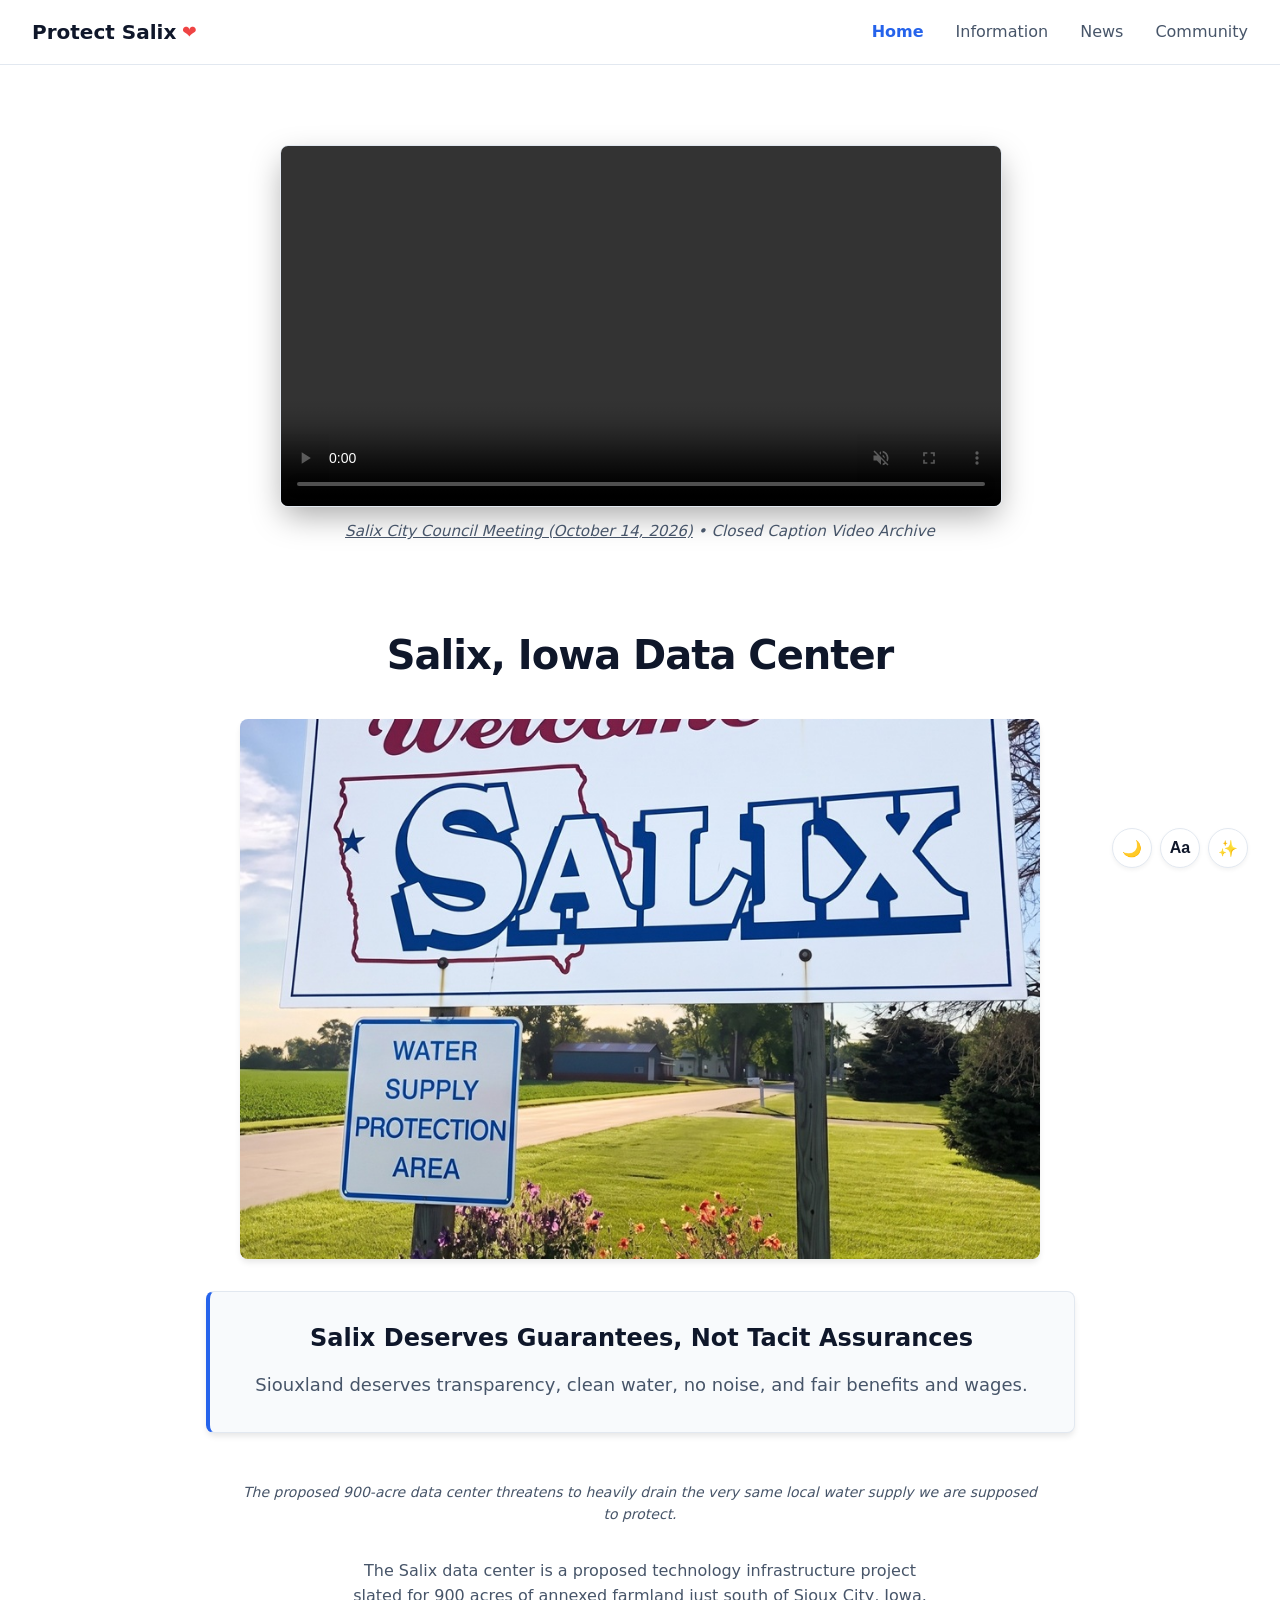
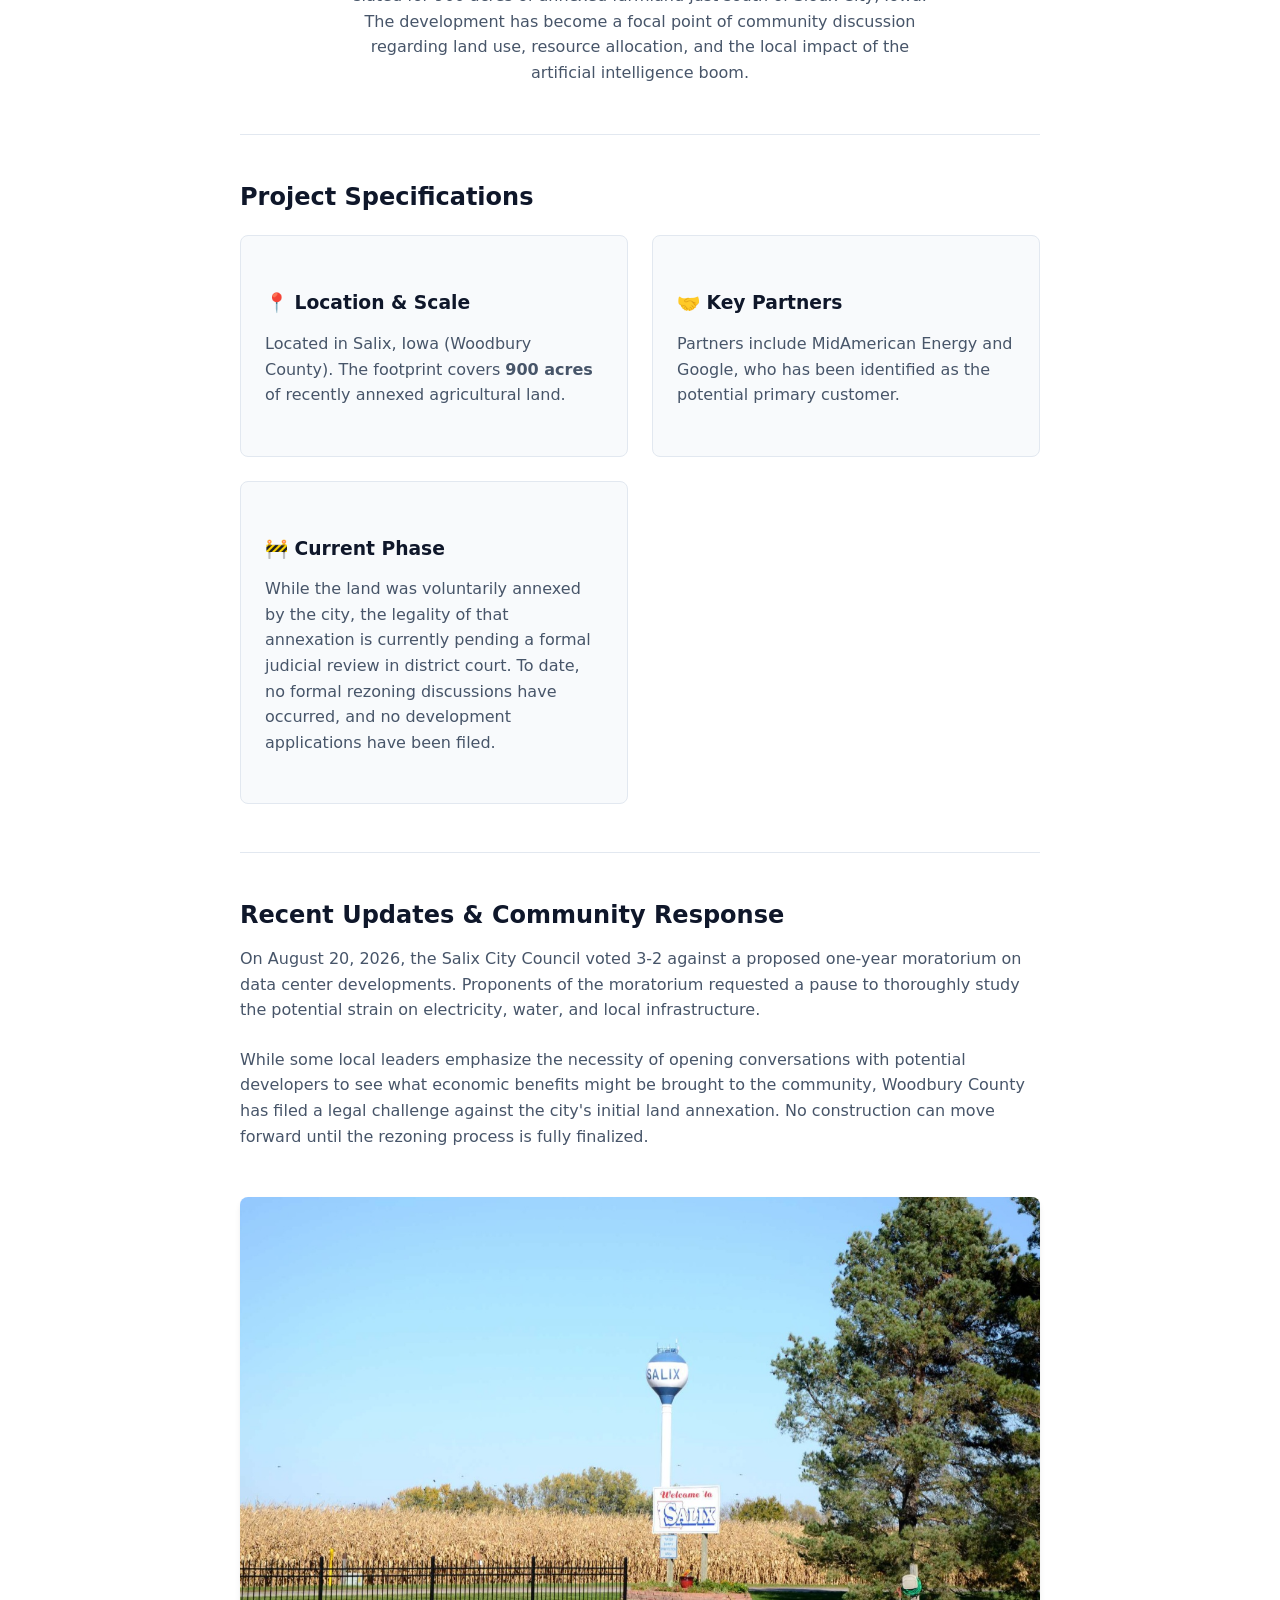
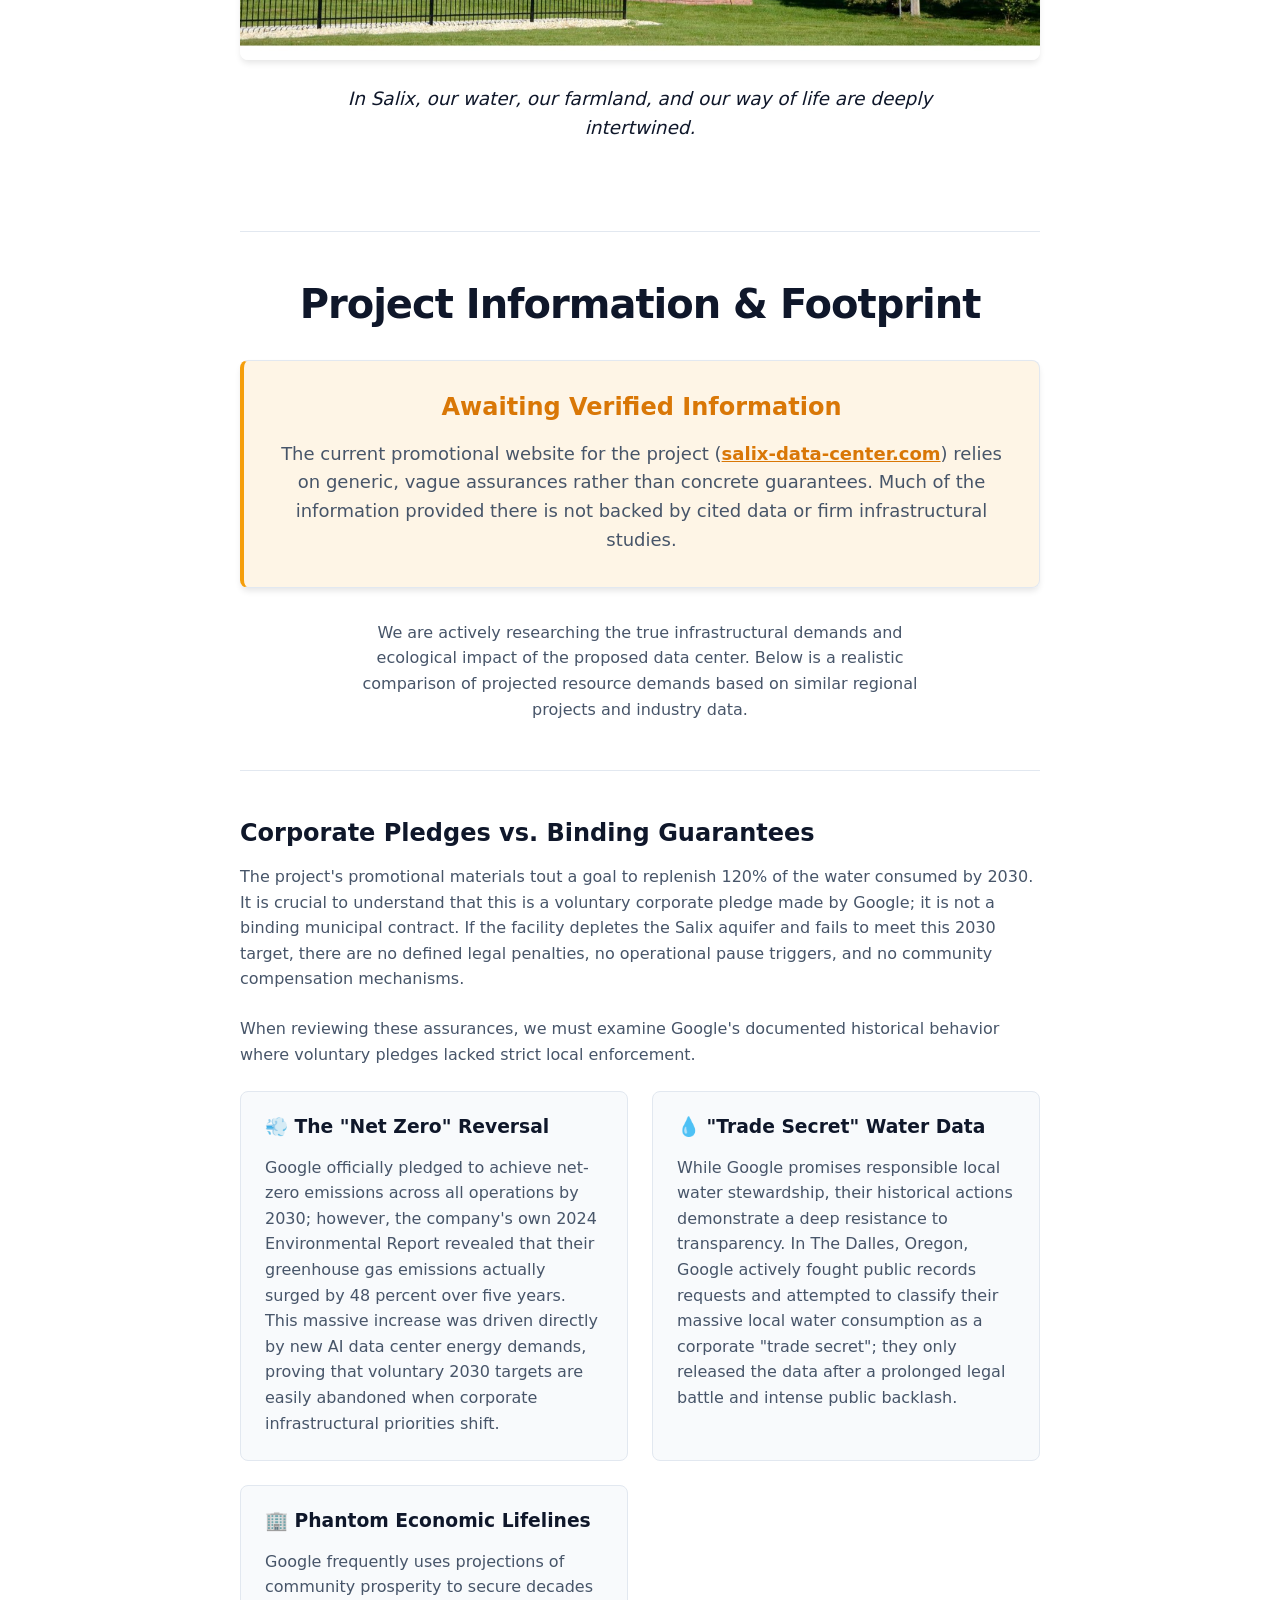
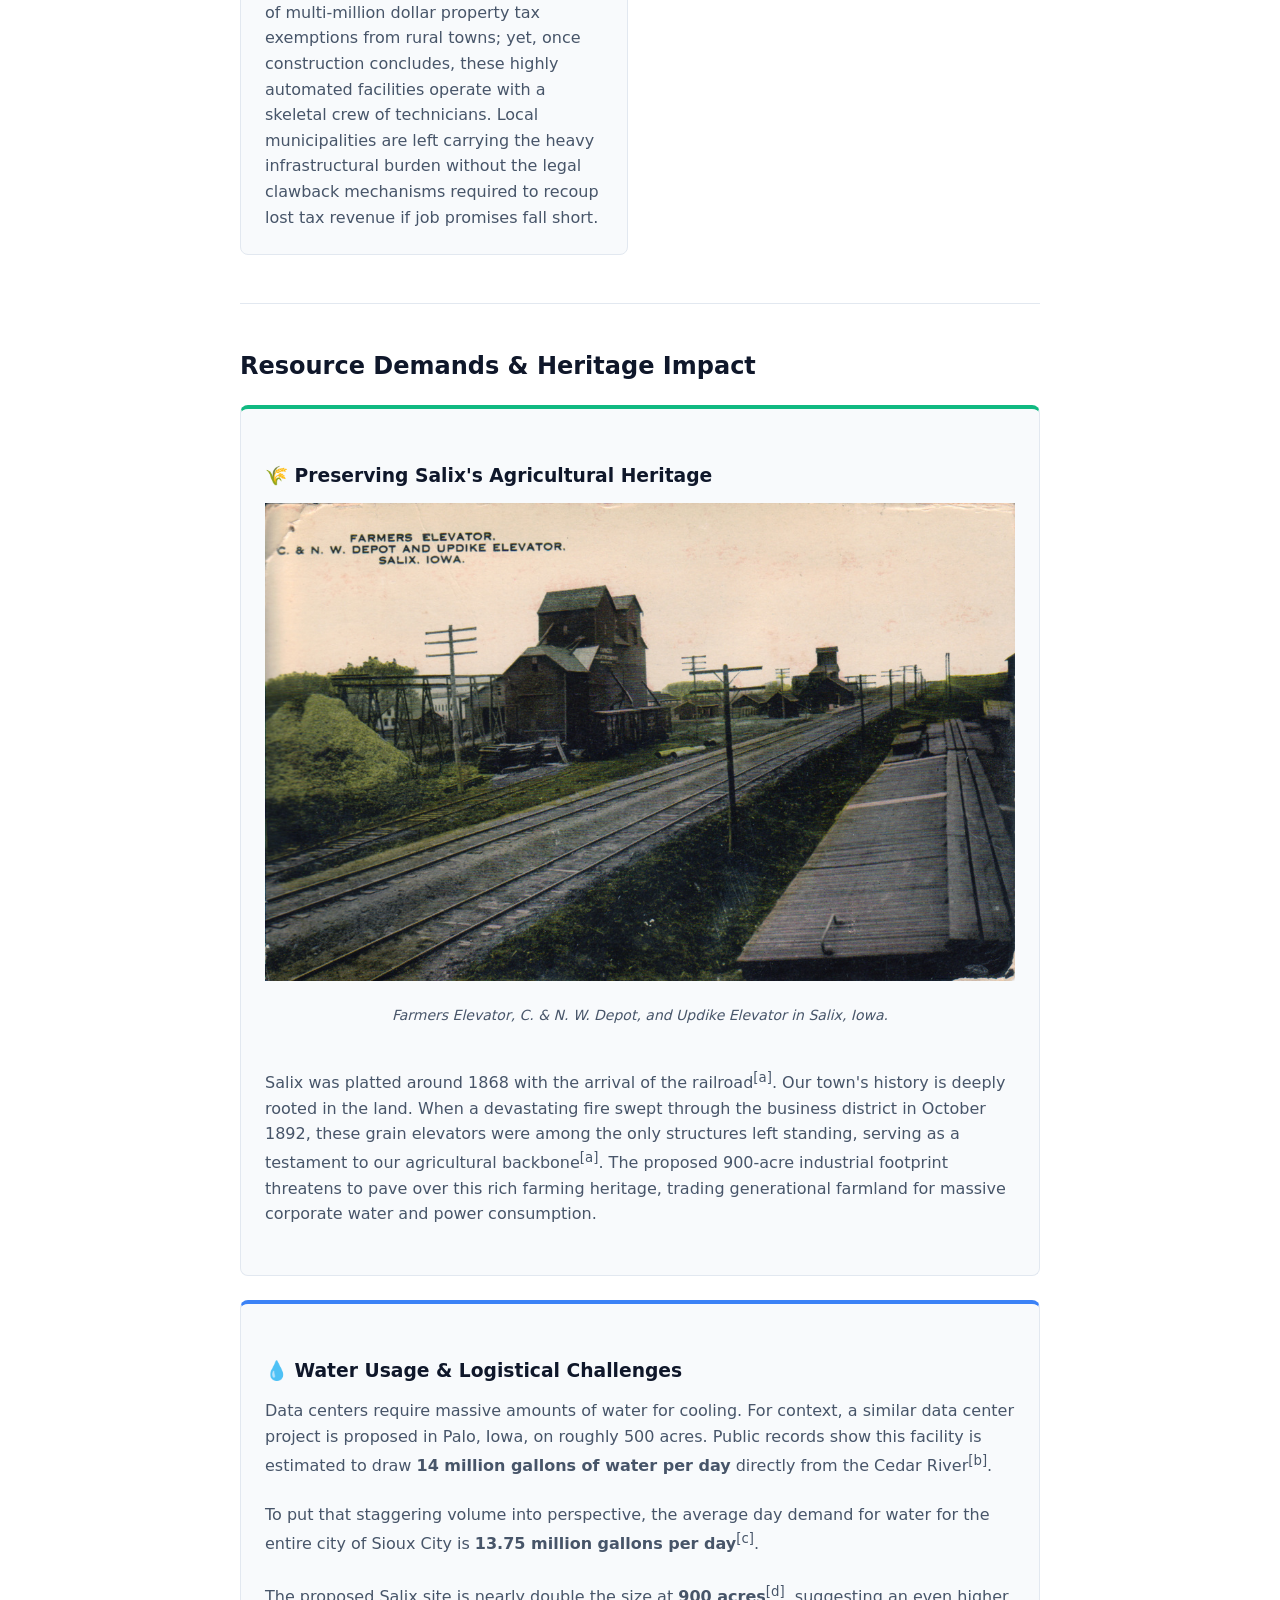
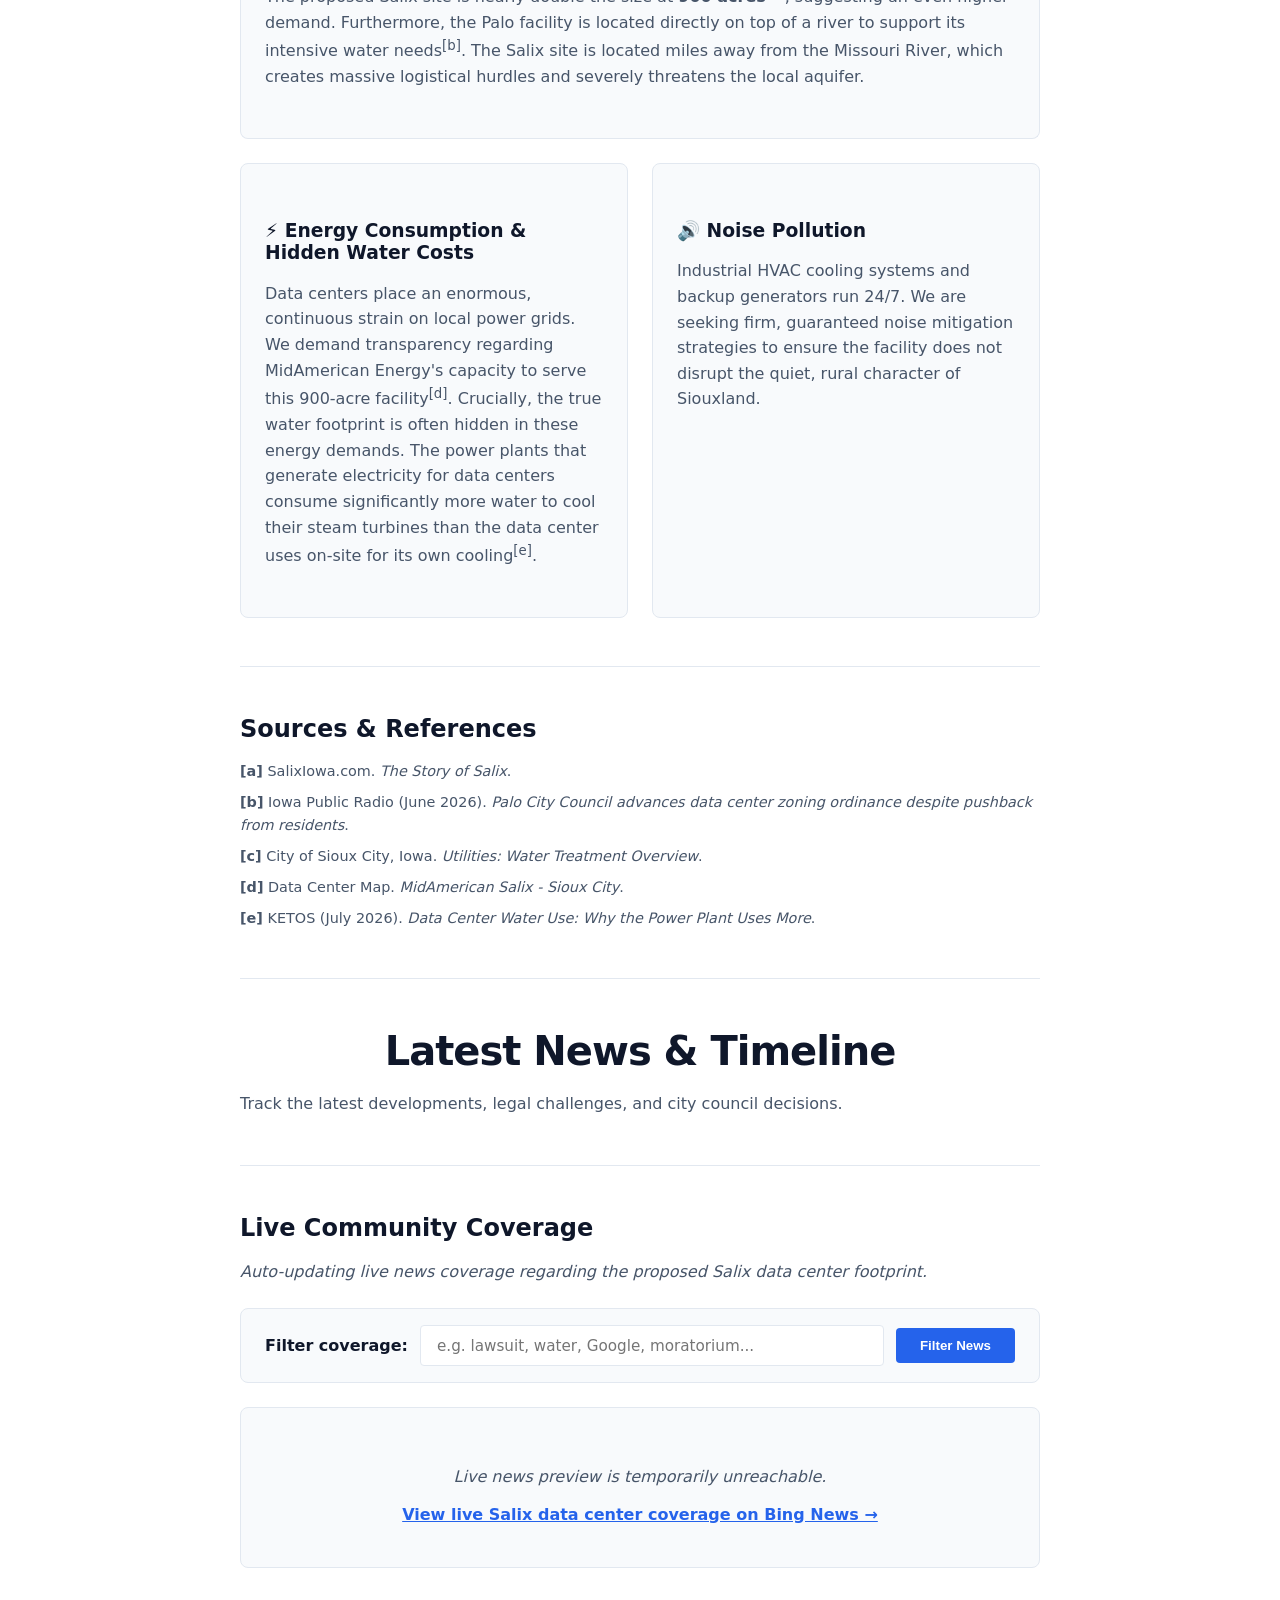
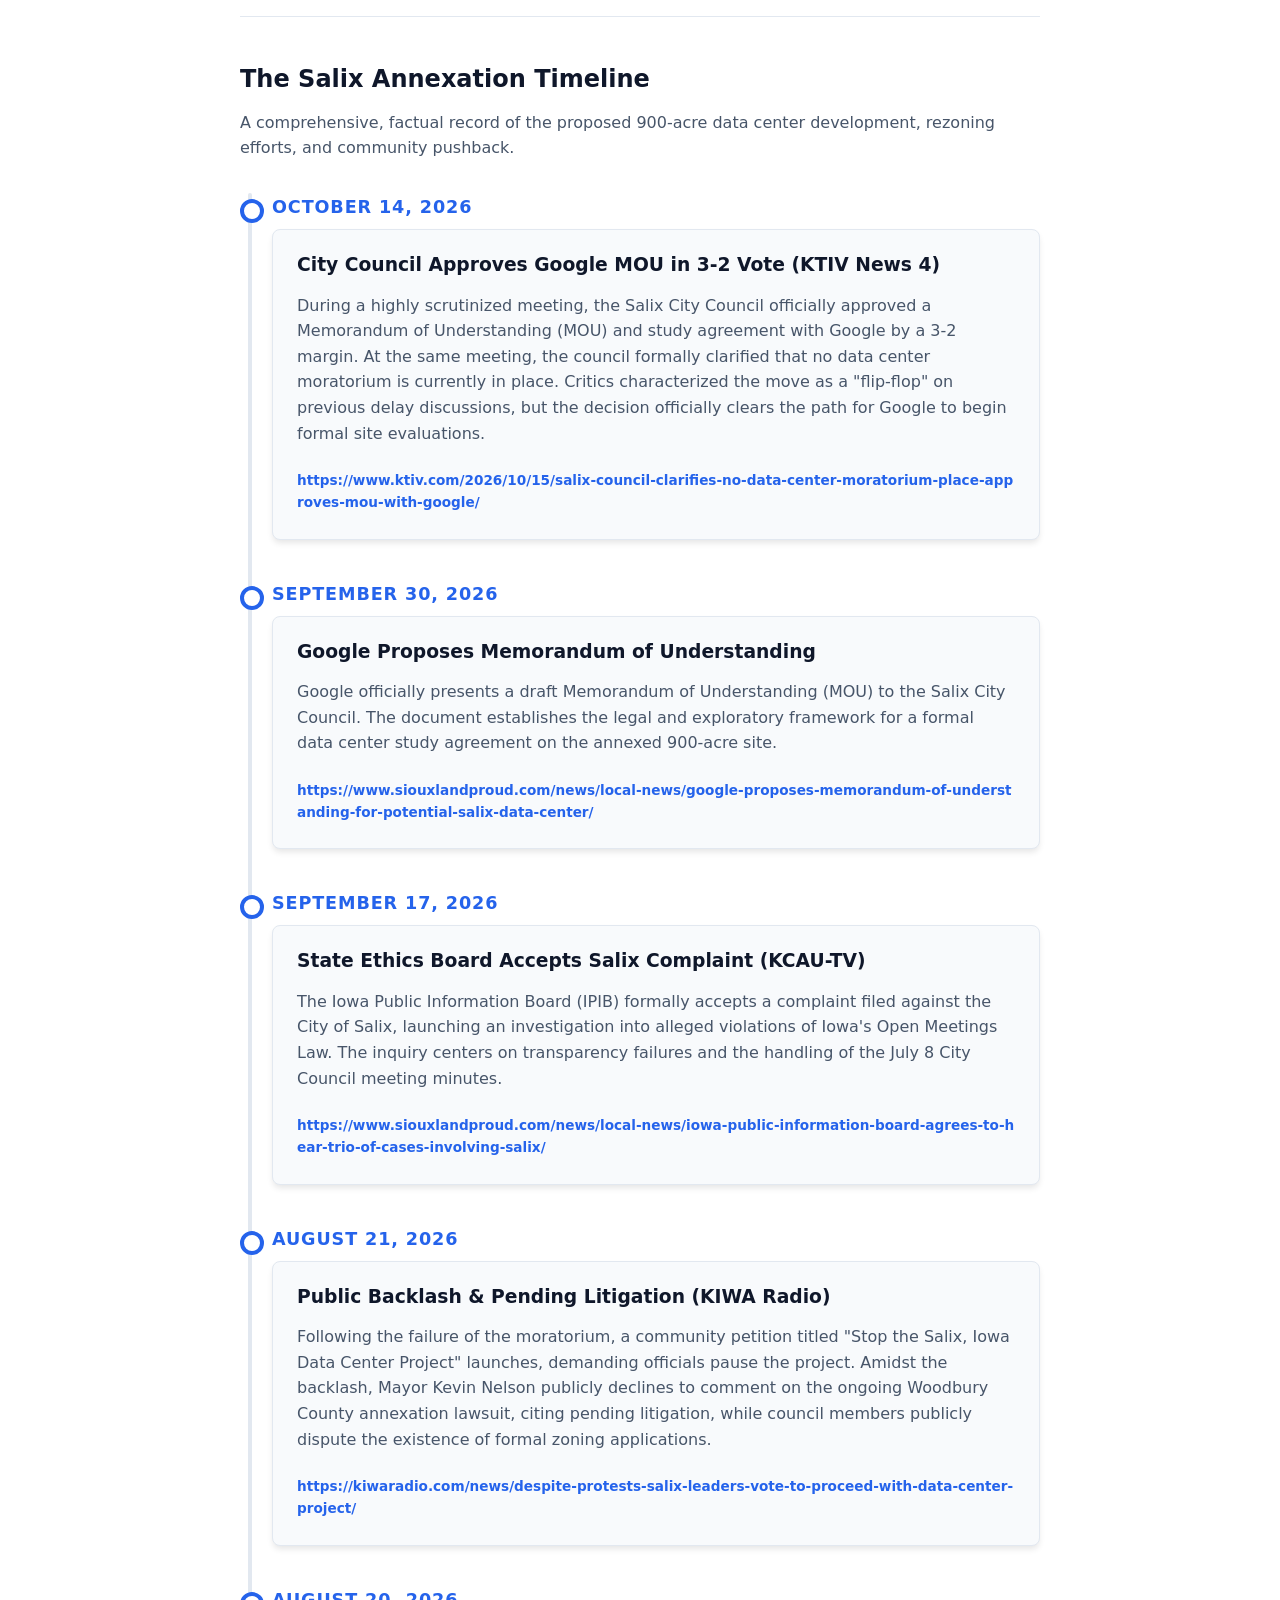
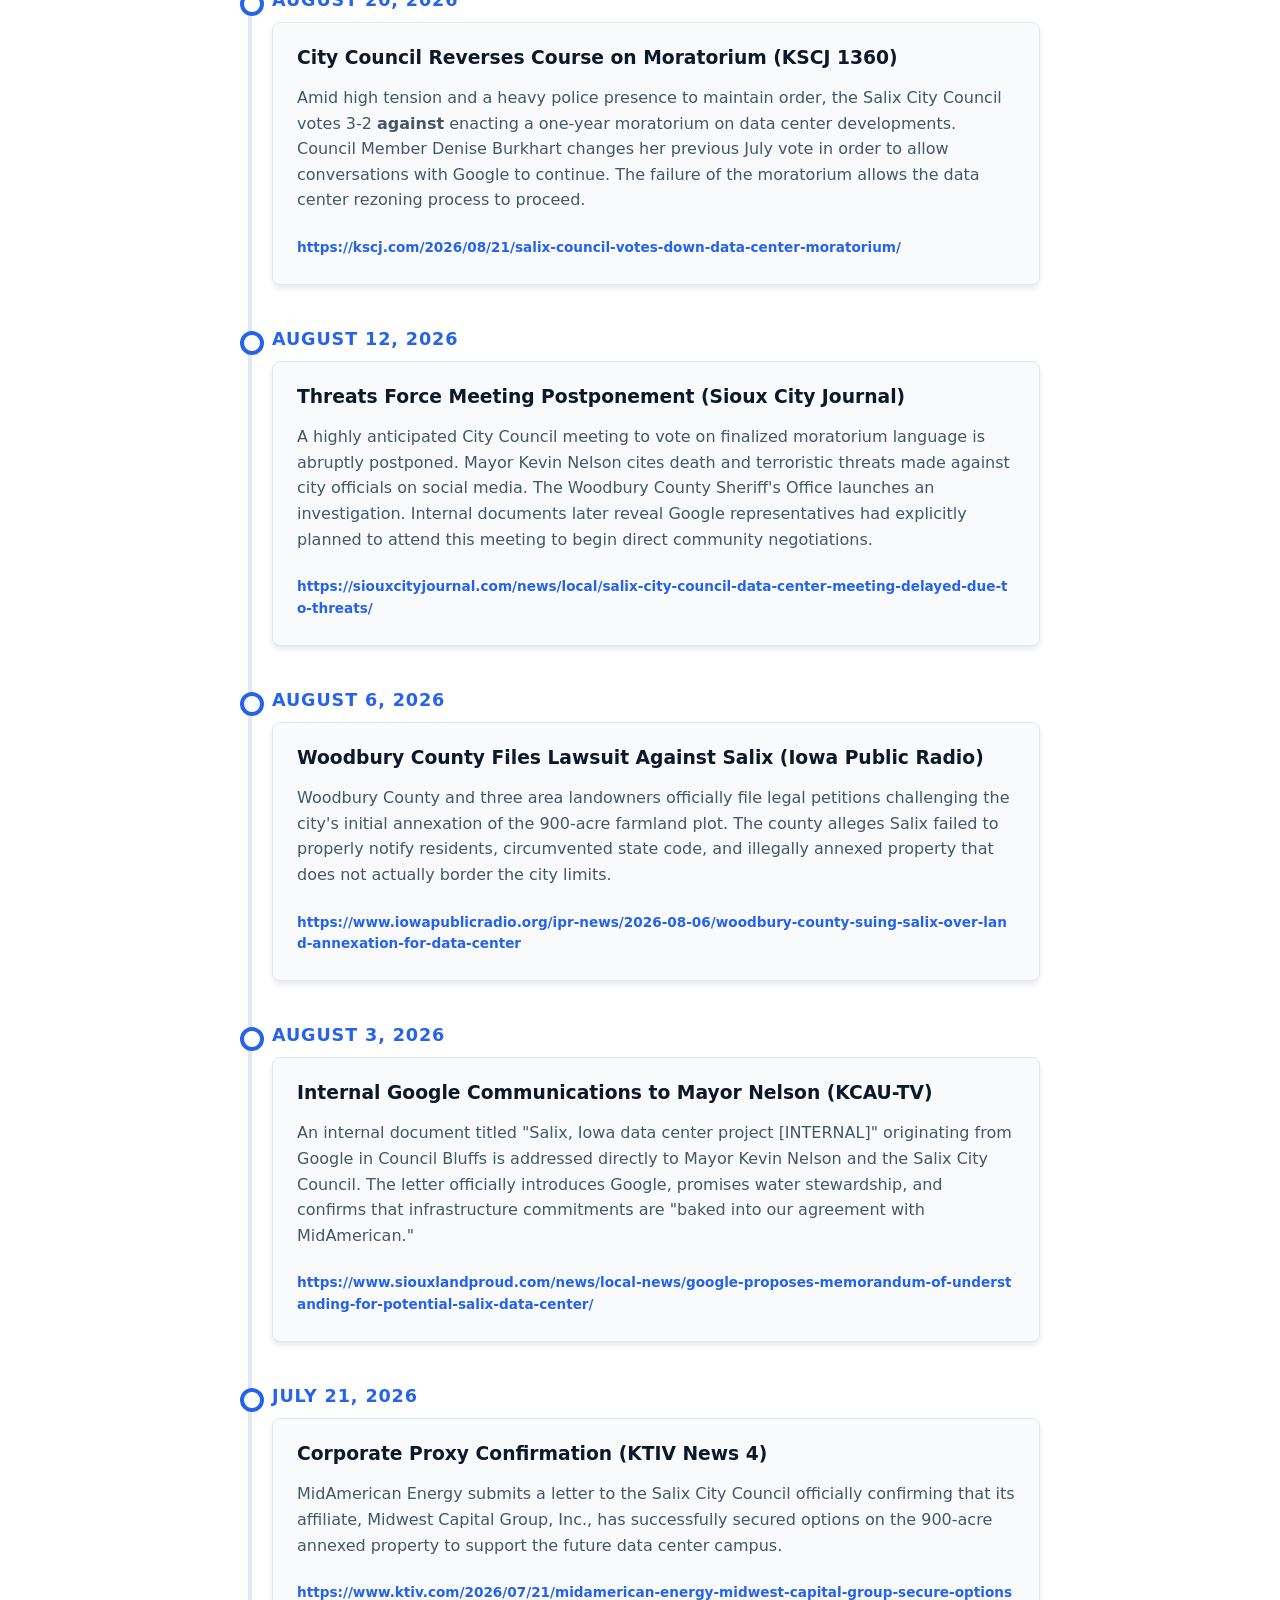
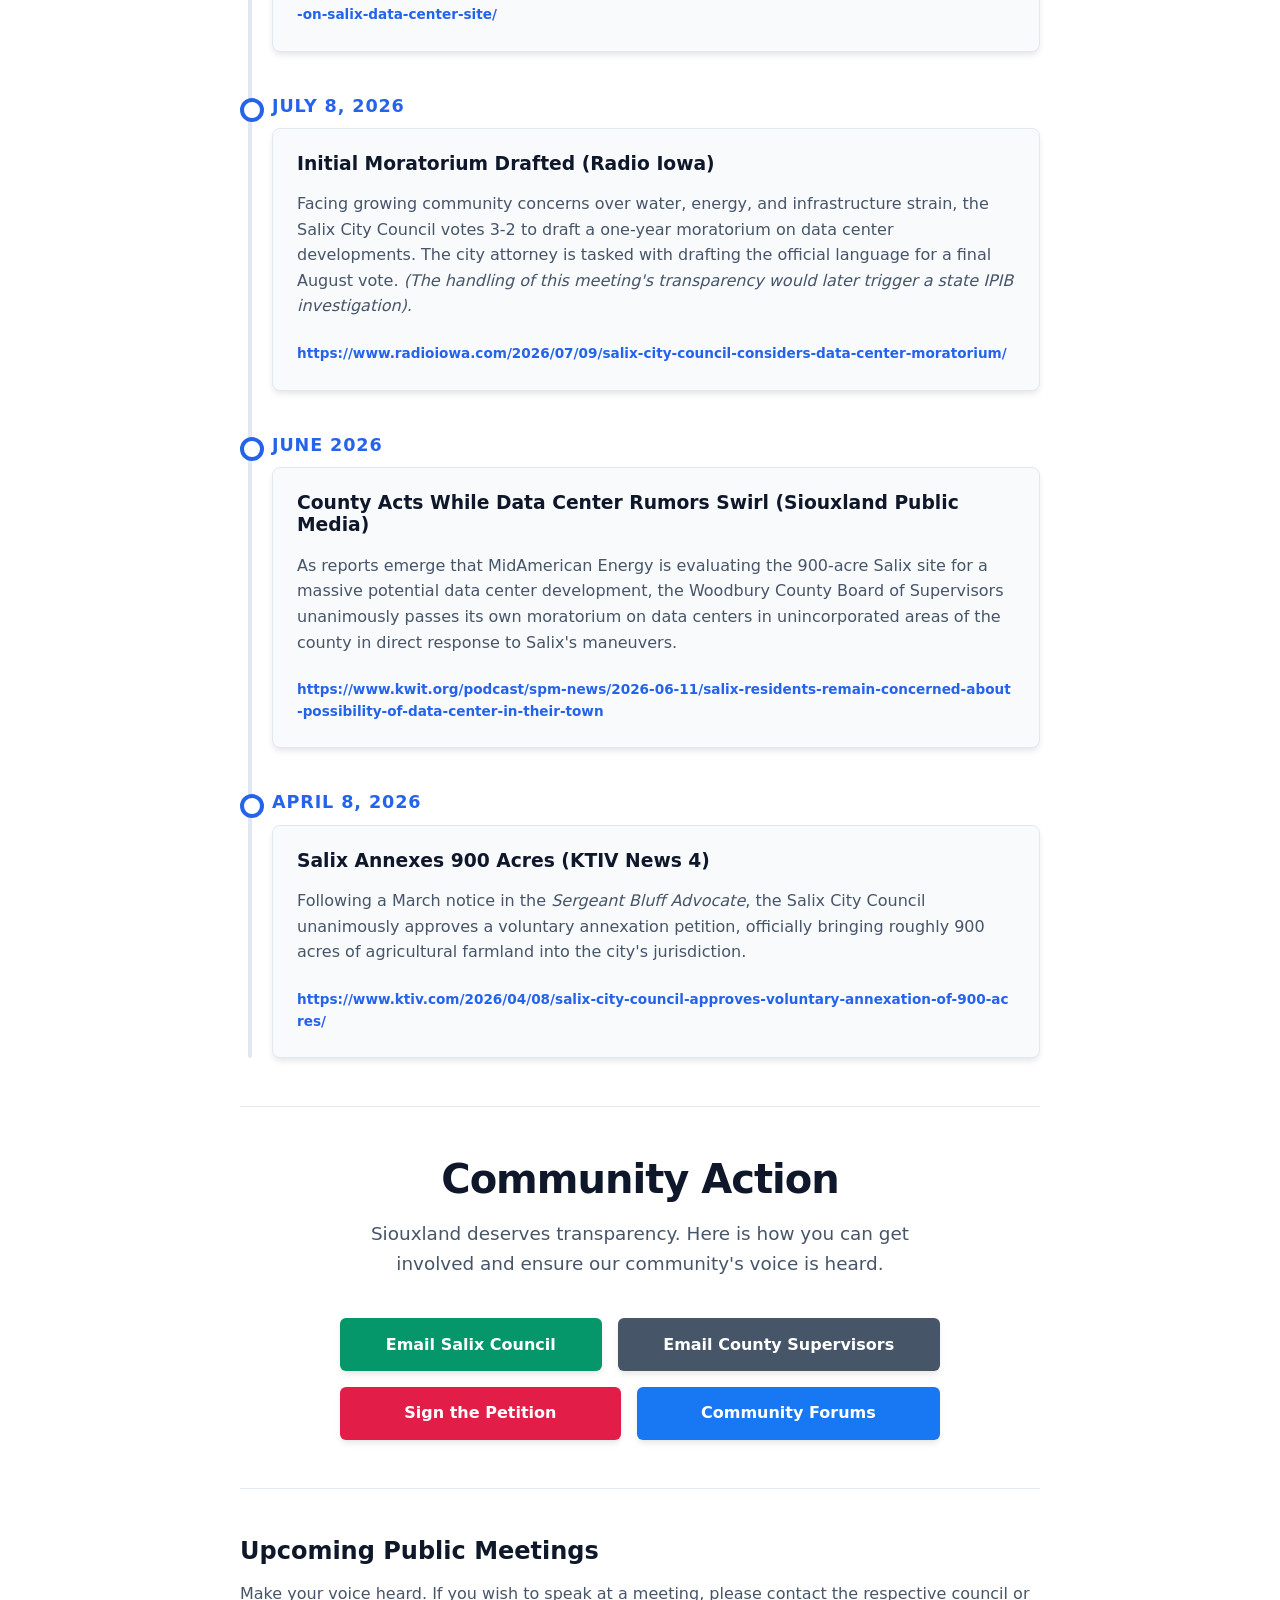
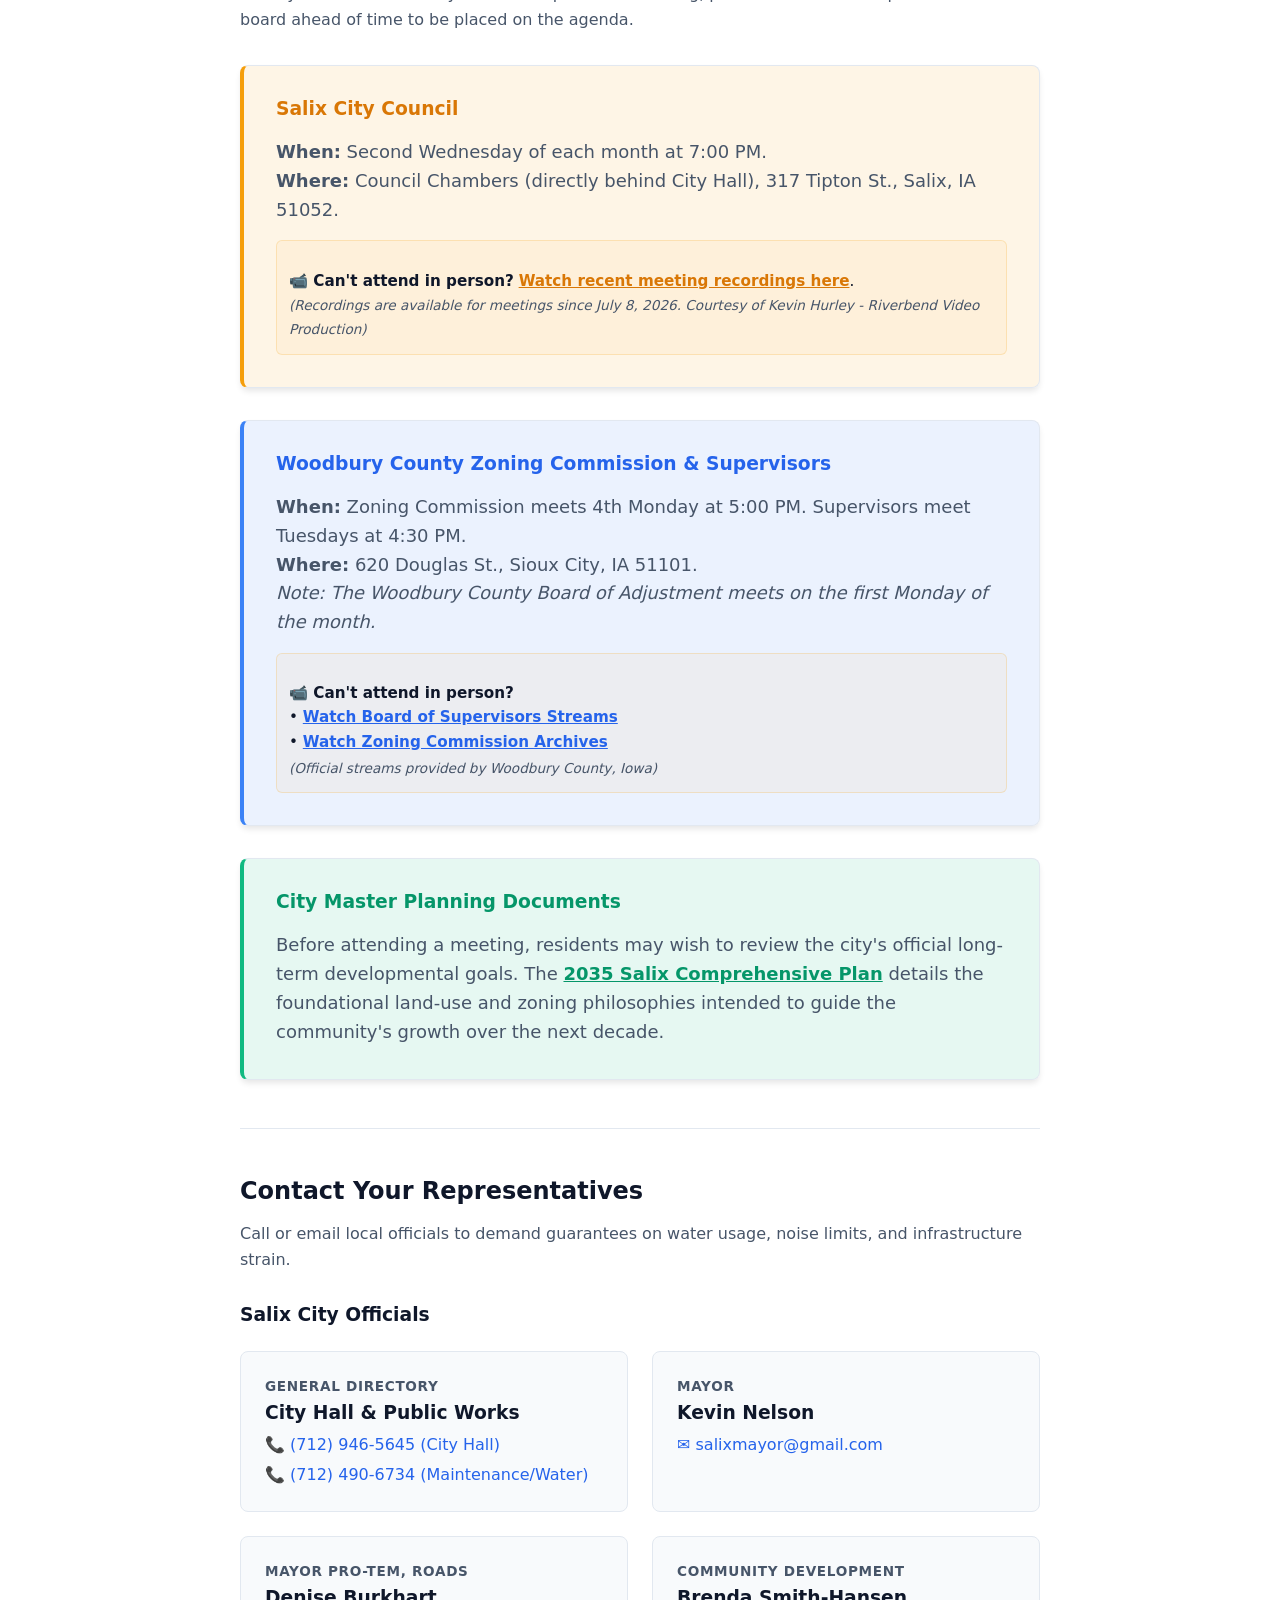
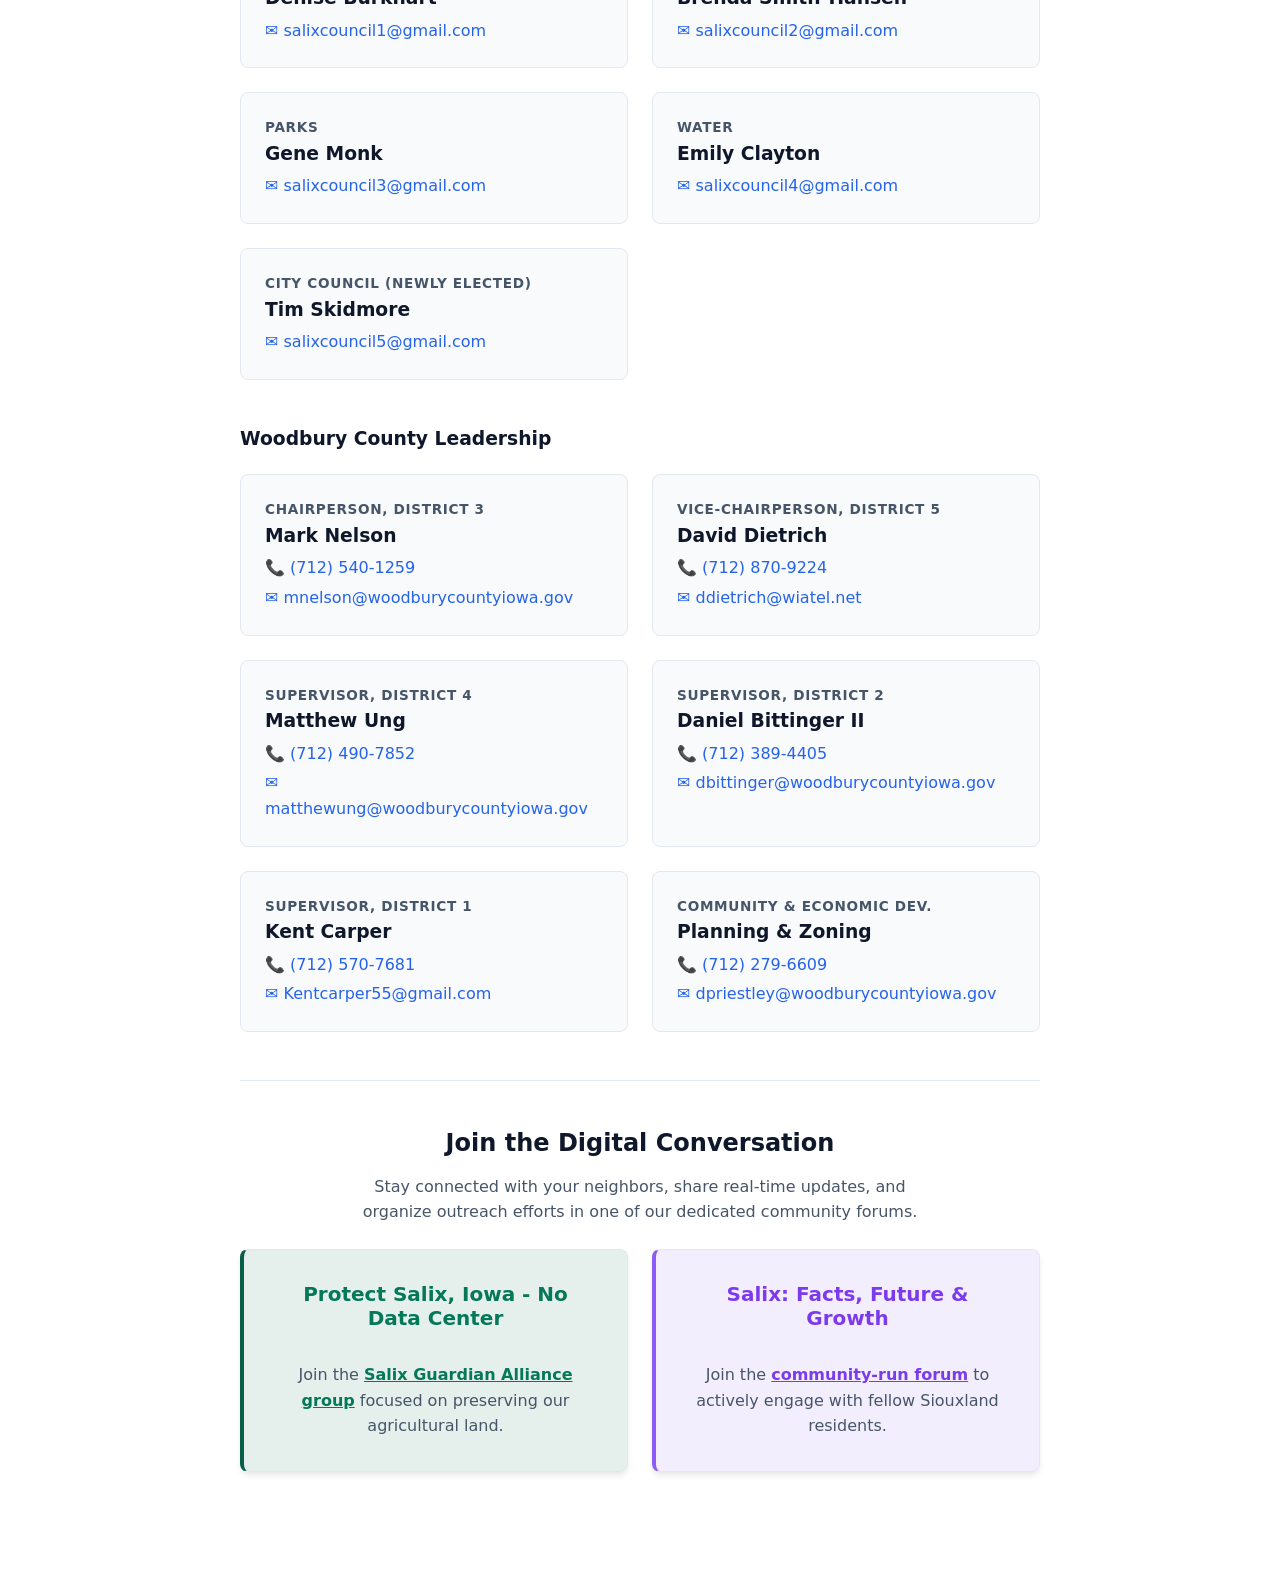
<file: index.html>
<!DOCTYPE html>
<html lang="en">
<head>
    <meta charset="UTF-8">
    <meta name="viewport" content="width=device-width, initial-scale=1.0">
    
    <!-- Primary Meta Tags -->
    <title>Protect Salix ❤️ - Salix, Iowa Data Center</title>
    <meta name="title" content="Salix, Iowa Data Center Project - Protect Salix">
    <meta name="description" content="Community advocacy, factual resource demands, verified timeline, and action resources regarding the proposed 900-acre Salix, Iowa Data Center project.">
    <link rel="canonical" href="https://salixiowadatacenter.com/">
    <link rel="icon" href="data:image/svg+xml,<svg xmlns=%22http://www.w3.org/2000/svg%22 viewBox=%220 0 100 100%22><text y=%22.9em%22 font-size=%2290%22>❤️</text></svg>">
    <!-- Open Graph / Facebook -->
    <meta property="og:type" content="website">
    <meta property="og:url" content="https://salixiowadatacenter.com/">
    <meta property="og:title" content="Salix, Iowa Data Center Project - Protect Salix">
    <meta property="og:description" content="Siouxland deserves transparency, clean water, no noise, and fair benefits. Learn about resource demands, verified news, and ways to take action.">
    <meta property="og:site_name" content="Protect Salix">

    <!-- Twitter -->
    <meta property="twitter:card" content="summary_large_image">
    <meta property="twitter:url" content="https://salixiowadatacenter.com/">
    <meta property="twitter:title" content="Salix, Iowa Data Center Project - Protect Salix">
    <meta property="twitter:description" content="Siouxland deserves transparency, clean water, no noise, and fair benefits. Learn about resource demands, verified news, and ways to take action.">

    <link rel="stylesheet" href="assets/main.css?v=3">
    
    <!-- Core Loader & Navigation Scripts -->
    <script src="assets/nav.js"></script>
    <script src="assets/loader.js"></script>

    <!-- In-page styles for the news and search components -->
    <style>
        .news-date { font-size: 0.85rem; color: var(--text-muted); margin-bottom: 0.5rem; display: block; font-weight: 600; text-transform: uppercase; letter-spacing: 0.05em; }
        .news-link { color: var(--accent); text-decoration: none; font-weight: 600; display: inline-block; margin-top: 1rem; }
        .news-link:hover { text-decoration: underline; }
        .loading-text { font-style: italic; color: var(--text-muted); }

        .news-controls { margin-bottom: 1.5rem; display: flex; align-items: center; gap: 0.75rem; background-color: var(--card-bg); padding: 1rem 1.5rem; border-radius: 8px; border: 1px solid var(--border-color); flex-wrap: wrap;}
        .news-controls input[type="text"] { flex-grow: 1; padding: 0.65rem 1rem; border-radius: 4px; border: 1px solid var(--border-color); background-color: var(--bg-color); color: var(--text-color); font-family: inherit; font-size: 0.95rem; min-width: 200px;}
        .news-controls input[type="text"]:focus { outline: 2px solid var(--accent); border-color: transparent; }
        .news-controls button { padding: 0.65rem 1.5rem; border-radius: 4px; border: none; background-color: var(--accent); color: white; font-weight: 600; cursor: pointer; transition: opacity 0.2s; }
        .news-controls button:hover { opacity: 0.9; }

        .timeline { position: relative; max-width: 800px; margin: 2rem auto; padding-left: 2rem; }
        .timeline::before { content: ''; position: absolute; top: 0; left: 8px; height: 100%; width: 4px; background: var(--border-color); border-radius: 2px; }
        .timeline-item { position: relative; margin-bottom: 2.5rem; }
        .timeline-item::before { content: ''; position: absolute; left: -2rem; top: 6px; width: 16px; height: 16px; border-radius: 50%; background-color: var(--bg-color); border: 4px solid var(--accent); z-index: 1; }
        .timeline-date { font-weight: 700; color: var(--accent); margin-bottom: 0.5rem; font-size: 1.1rem; letter-spacing: 0.05em; text-transform: uppercase; }
        .timeline-content { background: var(--card-bg); padding: 1.5rem; border-radius: 8px; border: 1px solid var(--border-color); box-shadow: 0 4px 6px -1px rgba(0, 0, 0, 0.1); }
        .timeline-content h3 { margin-top: 0; color: var(--text-color); }
        .timeline-content p { margin-bottom: 0.5rem; }
    </style>
</head>
<body>
    
    <site-nav></site-nav>

    <main class="content">

        <!-- ==========================================
             1. HOME SECTION
             ========================================== -->
        <section id="home">

            <!-- Dramatic Auto-Play Video Header (90% width, 5% side gutters) -->
            <div class="video-hero-spotlight" style="width: 90%; margin: 1rem auto 3.5rem auto; text-align: center;">
                <video 
                    autoplay 
                    muted 
                    loop 
                    playsinline 
                    controls 
                    preload="metadata"
                    style="width: 100%; height: auto; border-radius: 8px; box-shadow: 0 12px 32px -4px rgba(0, 0, 0, 0.35); border: 1px solid var(--border-color); display: block;"
                >
                    <source src="assets/Salix%20Council%20Meeting%2010%2014%2026%20Computer%20Generated%20Closed%20Caption%20HD%201080p_705_973.mp4" type="video/mp4">
                    Your browser does not support the video tag.
                </video>
                <p class="image-caption" style="margin-top: 0.75rem; font-size: 0.95rem; color: var(--text-muted);">
                    <a href="https://youtu.be/iPmjooDoqnU?si=3FhkqZNpygr6_24v&t=705" target="_blank" rel="noopener noreferrer" style="color: inherit; text-decoration: underline; font-weight: 500; transition: opacity 0.2s;" onmouseover="this.style.opacity='0.8'" onmouseout="this.style.opacity='1'">Salix City Council Meeting (October 14, 2026)</a> &bull; Closed Caption Video Archive
                </p>
            </div>

            <!-- Original Opening Hero -->
            <div class="hero-container">
                <h1>Salix, Iowa Data Center</h1>

                <img src="assets/images/salixsign02.jpg" alt="Welcome to Salix, Iowa and Water Supply Protection Area sign" class="responsive-img hero-img" onclick="openLightbox(this)" data-caption="The proposed 900-acre data center threatens to heavily drain the very same local water supply we are supposed to protect.">
                
                <div class="callout hero-callout">
                    <h2>Salix Deserves Guarantees, Not Tacit Assurances</h2>
                    <p>Siouxland deserves transparency, clean water, no noise, and fair benefits and wages.</p>
                </div>

                <p class="image-caption" style="margin-bottom: 0;">The proposed 900-acre data center threatens to heavily drain the very same local water supply we are supposed to protect.</p>
            </div>

            <p style="text-align: center; max-width: 600px; margin: 0 auto 3rem auto;">
                The Salix data center is a proposed technology infrastructure project slated for 900 acres of annexed farmland just south of Sioux City, Iowa. The development has become a focal point of community discussion regarding land use, resource allocation, and the local impact of the artificial intelligence boom.
            </p>
            
            <hr>

            <h2>Project Specifications</h2>
            <div class="card-grid">
                <div class="card">
                    <h3>📍 Location & Scale</h3>
                    <p>Located in Salix, Iowa (Woodbury County). The footprint covers <strong>900 acres</strong> of recently annexed agricultural land.</p>
                </div>
                <div class="card">
                    <h3>🤝 Key Partners</h3>
                    <p>Partners include MidAmerican Energy and Google, who has been identified as the potential primary customer.</p>
                </div>
                <div class="card">
                    <h3>🚧 Current Phase</h3>
                    <p>While the land was voluntarily annexed by the city, the legality of that annexation is currently pending a formal judicial review in district court. To date, no formal rezoning discussions have occurred, and no development applications have been filed.</p>
                </div>
            </div>

            <hr>

            <h2>Recent Updates & Community Response</h2>
            <p>On August 20, 2026, the Salix City Council voted 3-2 against a proposed one-year moratorium on data center developments. Proponents of the moratorium requested a pause to thoroughly study the potential strain on electricity, water, and local infrastructure.</p> 
            
            <p>While some local leaders emphasize the necessity of opening conversations with potential developers to see what economic benefits might be brought to the community, Woodbury County has filed a legal challenge against the city's initial land annexation. No construction can move forward until the rezoning process is fully finalized.</p>

            <div class="hero-container" style="margin-top: 3rem; margin-bottom: 1rem;">
                <img src="assets/images/salixsign03.jpg" alt="Salix water tower rising above golden cornfields" class="responsive-img hero-img" style="margin-top: 0;" onclick="openLightbox(this)" data-caption="In Salix, our water, our farmland, and our way of life are deeply intertwined.">
                <p class="image-caption" style="font-size: 1.15rem; font-weight: 500; color: var(--text-color); margin-top: 1.5rem; max-width: 600px;">
                    In Salix, our water, our farmland, and our way of life are deeply intertwined.
                </p>
            </div>
        </section>

        <hr>

        <!-- ==========================================
             2. INFORMATION SECTION (Loaded Dynamically)
             ========================================== -->
        <section id="information" data-src="information.html"></section>

        <hr>

        <!-- ==========================================
             3. NEWS SECTION (Loaded Dynamically)
             ========================================== -->
        <section id="news" data-src="news.html"></section>

        <hr>

        <!-- ==========================================
             4. COMMUNITY SECTION (Loaded Dynamically)
             ========================================== -->
        <section id="community" data-src="community.html"></section>

    </main>

    <!-- Hidden Lightbox Modal Shell -->
    <div id="image-lightbox" class="lightbox" onclick="this.style.display='none'">
        <span class="lightbox-close" aria-label="Close lightbox">&times;</span>
        <img class="lightbox-content" id="lightbox-img" alt="Enlarged view">
        <div class="lightbox-caption" id="lightbox-caption-text"></div>
    </div>

    <!-- Modular Feature Scripts -->
    <script src="assets/lightbox.js"></script>
    <script src="assets/news.js"></script>
    <script src="assets/components.js"></script>
</body>
</html>
</file>
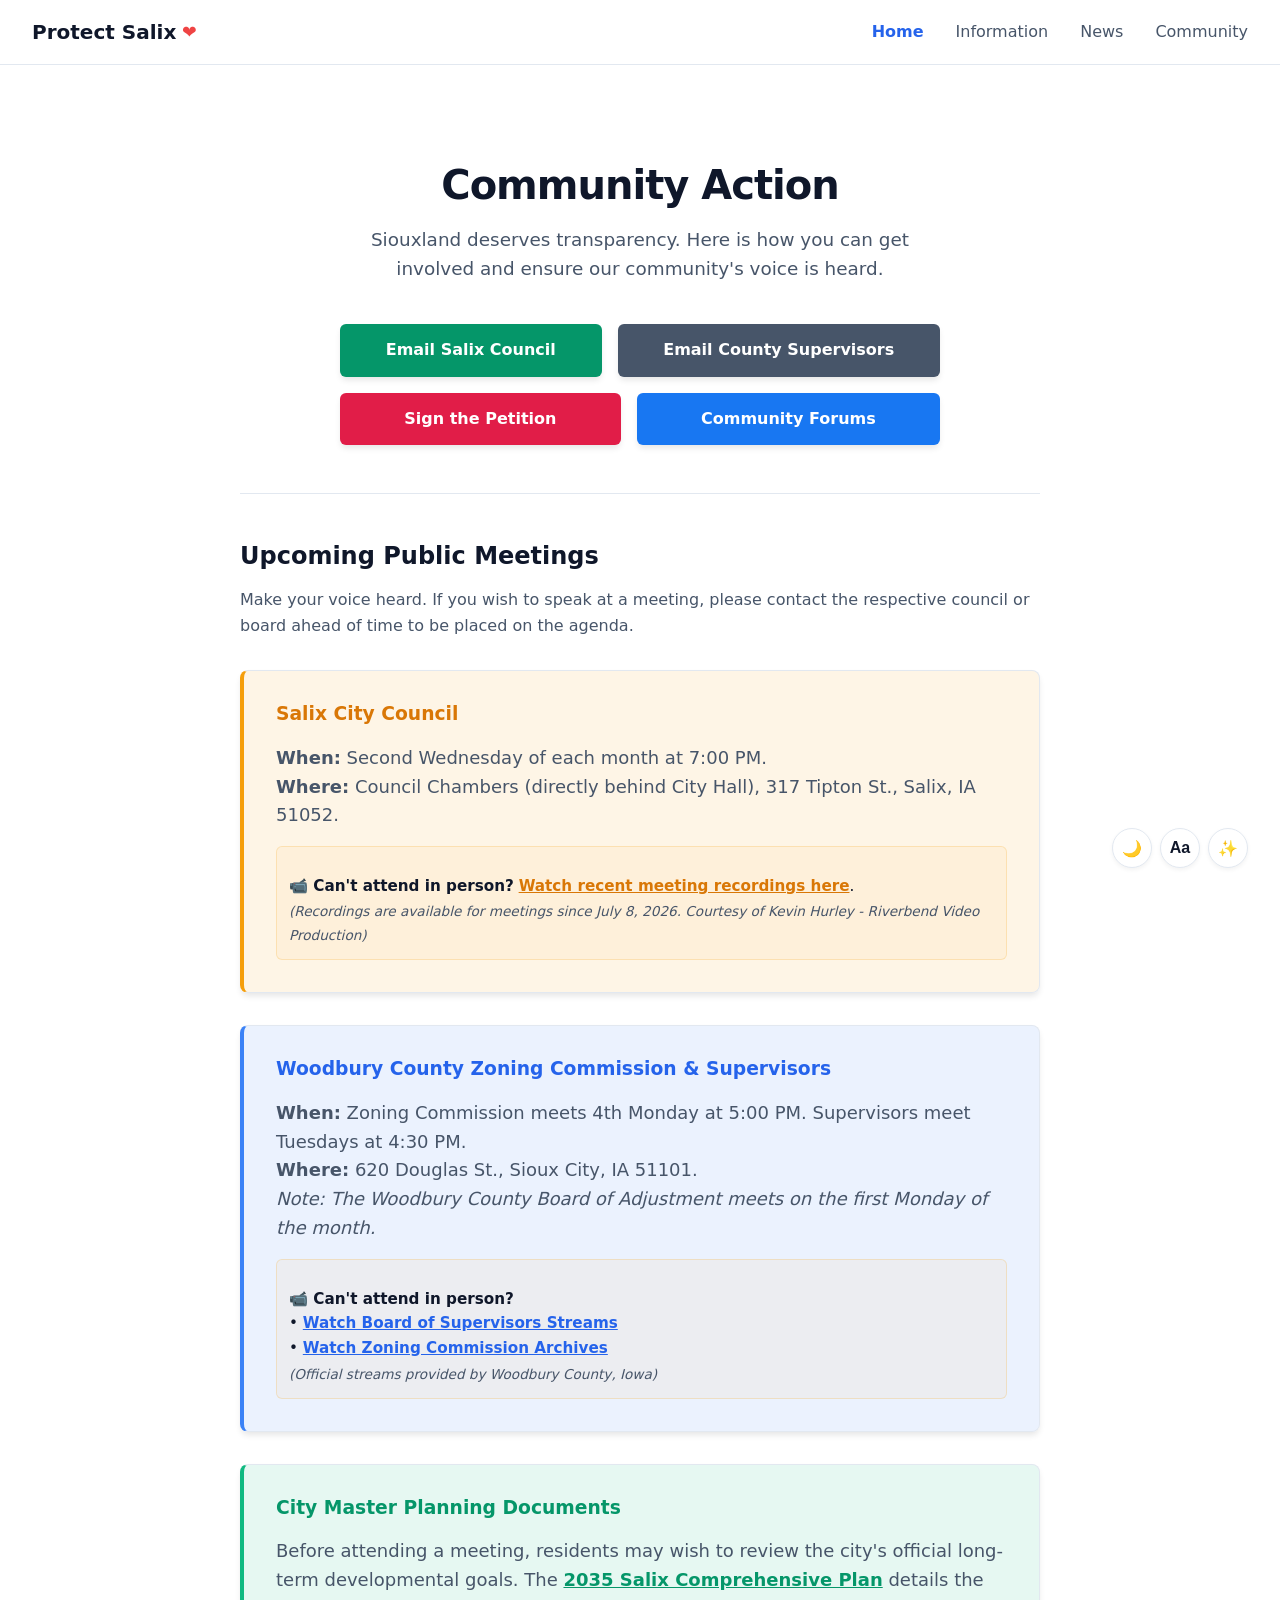
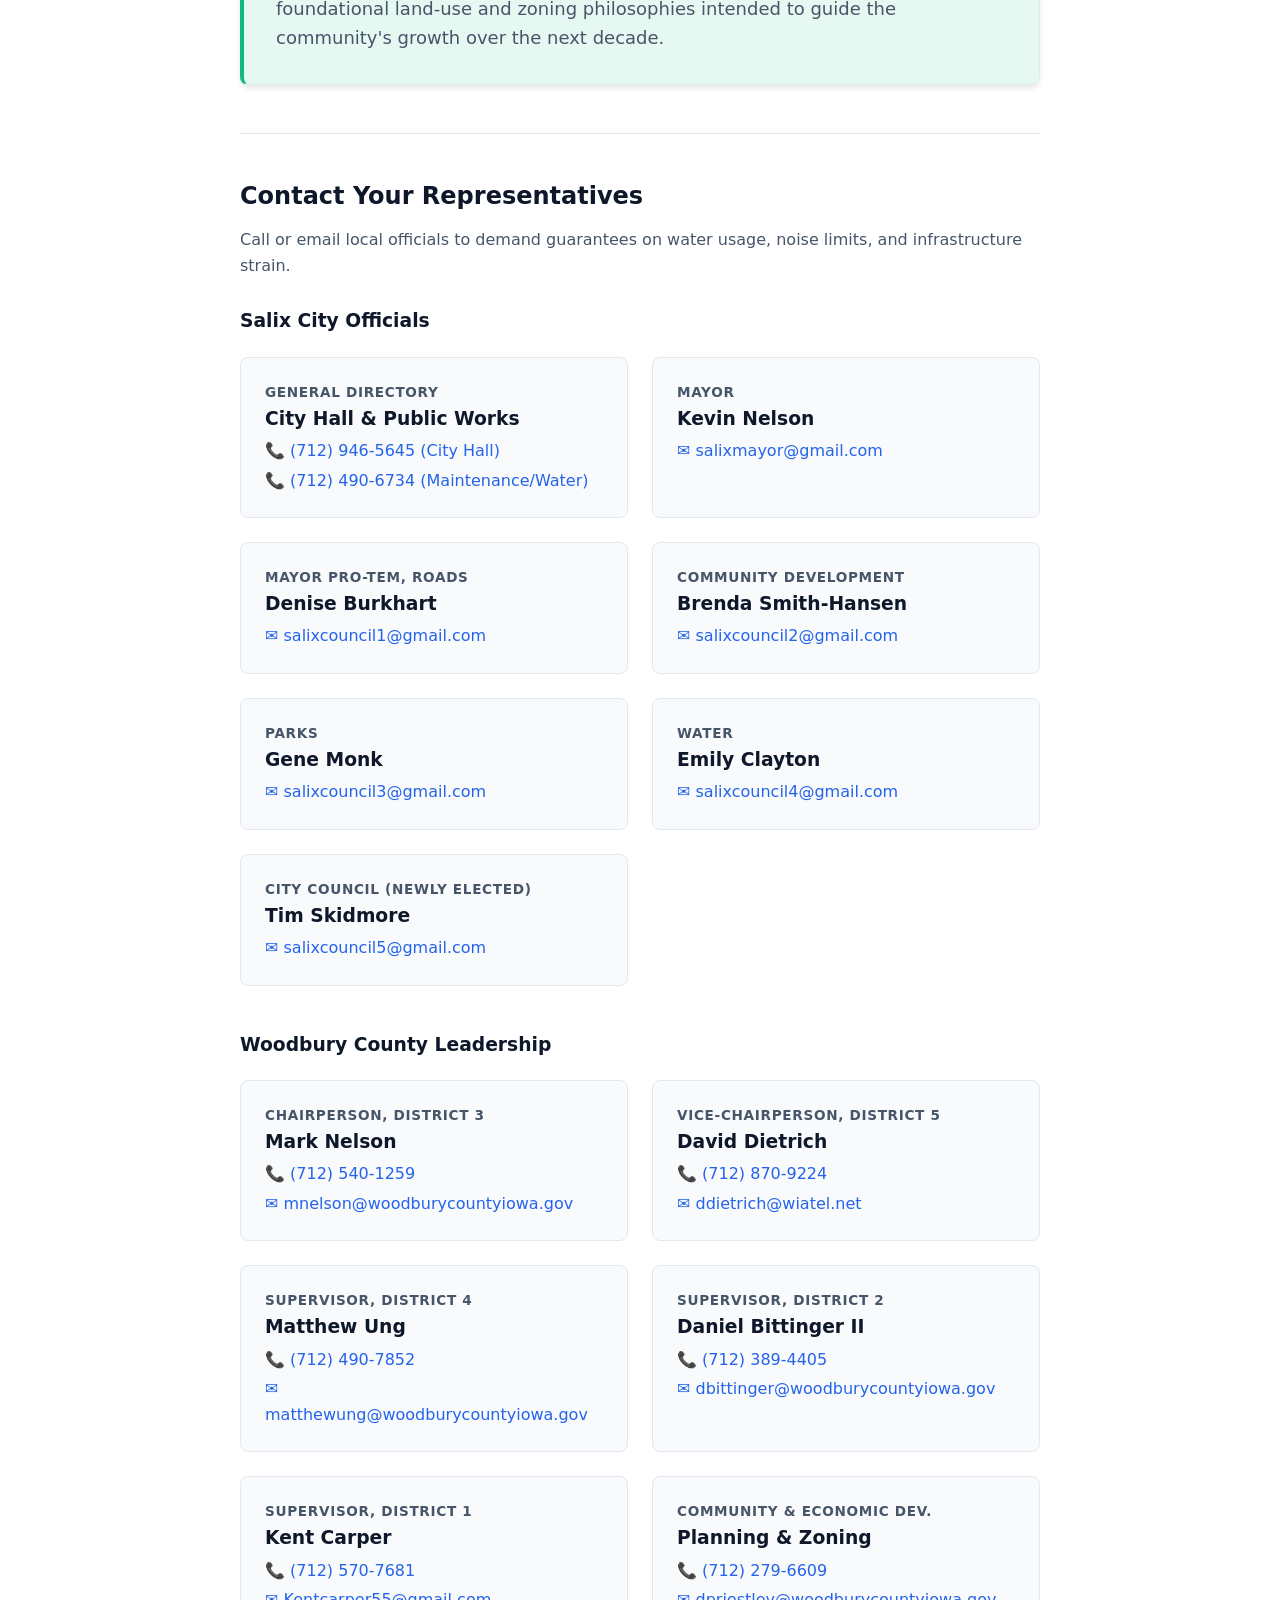
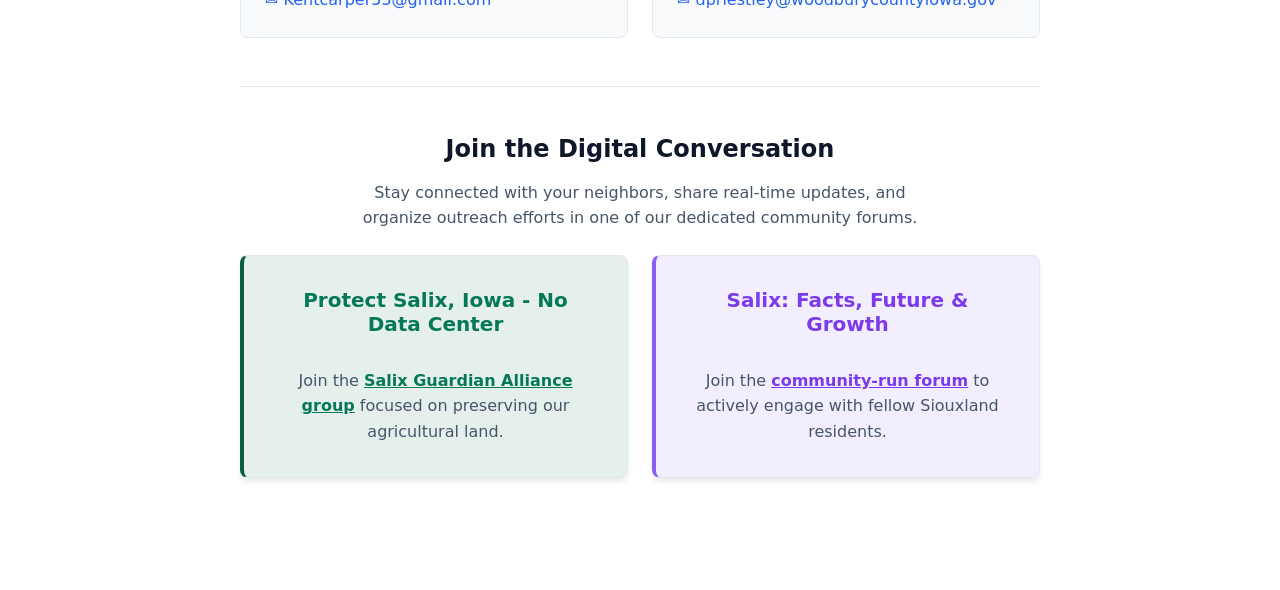
<file: community.html>
<!DOCTYPE html>
<html lang="en">
<head>
    <meta charset="UTF-8">
    <meta name="viewport" content="width=device-width, initial-scale=1.0">
    
    <!-- Primary Meta Tags -->
    <title>Community Action - Protect Salix ❤️</title>
    <meta name="title" content="Community Action - Protect Salix ❤️">
    <meta name="description" content="Get involved in the Salix community response. Access public meeting schedules, council chamber locations, and contact details for local officials.">
    <link rel="canonical" href="https://salixiowadatacenter.com/community.html">

    <!-- Open Graph / Facebook -->
    <meta property="og:type" content="website">
    <meta property="og:url" content="https://salixiowadatacenter.com/community.html">
    <meta property="og:title" content="Community Action - Protect Salix ❤️">
    <meta property="og:description" content="Get involved in the Salix community response. Access public meeting schedules, council chamber locations, and contact details for local officials.">
    <meta property="og:site_name" content="Protect Salix">

    <!-- Twitter -->
    <meta property="twitter:card" content="summary_large_image">
    <meta property="twitter:url" content="https://salixiowadatacenter.com/community.html">
    <meta property="twitter:title" content="Community Action - Protect Salix ❤️">
    <meta property="twitter:description" content="Get involved in the Salix community response. Access public meeting schedules, council chamber locations, and contact details for local officials.">

    <link rel="stylesheet" href="assets/main.css?v=3">
    <script src="assets/nav.js"></script>

    <!-- Inline styles for action buttons and contact cards -->
    <style>
        .action-container { display: flex; flex-direction: column; gap: 1rem; margin: 2.5rem auto; max-width: 600px; }
        .action-row { display: flex; gap: 1rem; justify-content: center; flex-wrap: wrap; }
        .action-btn { 
            display: inline-block; 
            padding: 0.85rem 1.75rem; 
            border-radius: 6px; 
            text-decoration: none; 
            font-weight: 600; 
            text-align: center;
            transition: transform 0.2s, opacity 0.2s, box-shadow 0.2s;
            color: #fff !important;
            box-shadow: 0 4px 6px -1px rgba(0,0,0,0.1);
            flex: 1 1 auto;
            min-width: 200px;
        }
        .action-btn:hover { opacity: 0.9; transform: translateY(-2px); text-decoration: none; box-shadow: 0 6px 8px -1px rgba(0,0,0,0.15); }
        
        /* Unique Colors for Buttons */
        .btn-city { background-color: #059669 !important; } /* Emerald Green */
        .btn-county { background-color: #475569 !important; } /* Slate Gray */
        .btn-petition { background-color: #e11d48 !important; } /* Crimson Red */
        .btn-fb { background-color: #1877f2 !important; } /* Official Facebook Blue */
        
        .contact-role { font-size: 0.85rem; color: var(--text-muted); text-transform: uppercase; letter-spacing: 0.05em; font-weight: 600; display: block; margin-bottom: 0.25rem;}
        .contact-link { color: var(--accent); text-decoration: none; font-weight: 500; display: block; margin-top: 0.25rem; }
        .contact-link:hover { text-decoration: underline; }
    </style>
</head>
<body>
    
    <site-nav></site-nav>

    <!-- Switched to semantic <main> tag for WCAG compliance -->
    <main class="content">
        <h1 style="text-align: center;">Community Action</h1>
        <p style="text-align: center; font-size: 1.15rem; max-width: 600px; margin: 0 auto;">
            Siouxland deserves transparency. Here is how you can get involved and ensure our community's voice is heard.
        </p>
        
        <!-- Step-by-Step Action Buttons -->
        <div class="action-container">
            <!-- Top Row: The Email Campaigns (Wrapped in Cloudflare Bypass Tags) -->
            <!--email_off-->
            <div class="action-row">
                <a href="mailto:salixmayor@gmail.com,salixcouncil1@gmail.com,salixcouncil2@gmail.com,salixcouncil3@gmail.com,salixcouncil4@gmail.com,salixcouncil5@gmail.com?subject=Community%20Concerns%20Regarding%20Data%20Center%20Rezoning" class="action-btn btn-city" aria-label="Send an email to the entire Salix City Council">Email Salix Council</a>
                <a href="mailto:mnelson@woodburycountyiowa.gov,dbittinger@woodburycountyiowa.gov,kentcarper55@gmail.com,ddietrich@wiatel.net,matthewung@woodburycountyiowa.gov?subject=Moratorium%20and%20Zoning%20Concerns%20-%20Salix%20Data%20Center" class="action-btn btn-county" aria-label="Send an email to the Woodbury County Supervisors">Email County Supervisors</a>
            </div>
            <!--/email_off-->
            
            <!-- Bottom Row: Community Organizing -->
            <div class="action-row">
                <a href="https://www.change.org/search?q=Salix%20data%20center" target="_blank" rel="noopener noreferrer" class="action-btn btn-petition" aria-label="Sign the Change.org Petition against the data center">Sign the Petition</a>
                <a href="#forums" class="action-btn btn-fb" aria-label="Jump to community Facebook groups">Community Forums</a>
            </div>
        </div>

        <hr>

        <h2>Upcoming Public Meetings</h2>
        <p>Make your voice heard. If you wish to speak at a meeting, please contact the respective council or board ahead of time to be placed on the agenda.</p>

        <!-- Urgency Callouts for Meetings -->
        <div class="callout" style="border-left-color: #f59e0b; background-color: rgba(245, 158, 11, 0.1); margin-bottom: 1.5rem; text-align: left;">
            <h3 style="color: #d97706; margin-top: 0;">Salix City Council</h3>
            <p style="margin-bottom: 0;"><strong>When:</strong> Second Wednesday of each month at 7:00 PM.<br>
            <strong>Where:</strong> Council Chambers (directly behind City Hall), 317 Tipton St., Salix, IA 51052.</p>
            
            <!-- Video Recordings Inset Box -->
            <div class="video-inset" style="margin-top: 1rem;">
                <p style="margin-bottom: 0; font-size: 0.95rem;">
                    <strong>📹 Can't attend in person?</strong> <a href="https://www.youtube.com/@kevinhurley7345/search?query=Salix" target="_blank" rel="noopener noreferrer" style="color: #d97706; font-weight: 600; text-decoration: underline;">Watch recent meeting recordings here</a>.<br>
                    <span style="font-size: 0.85rem;"><em>(Recordings are available for meetings since July 8, 2026. Courtesy of Kevin Hurley - Riverbend Video Production)</em></span>
                </p>
            </div>
        </div>

        <div class="callout" style="border-left-color: #3b82f6; background-color: rgba(59, 130, 246, 0.1); text-align: left;">
            <h3 style="color: #2563eb; margin-top: 0;">Woodbury County Zoning Commission & Supervisors</h3>
            <p style="margin-bottom: 0;"><strong>When:</strong> Zoning Commission meets 4th Monday at 5:00 PM. Supervisors meet Tuesdays at 4:30 PM.<br>
            <strong>Where:</strong> 620 Douglas St., Sioux City, IA 51101.<br>
            <em>Note: The Woodbury County Board of Adjustment meets on the first Monday of the month.</em></p>

            <!-- Video Recordings Inset Box -->
            <div class="video-inset" style="margin-top: 1rem;">
                <p style="margin-bottom: 0; font-size: 0.95rem;">
                    <strong>📹 Can't attend in person?</strong><br>
                    &bull; <a href="https://www.youtube.com/@WoodburyCountyIowa/streams" target="_blank" rel="noopener noreferrer" style="color: #2563eb; font-weight: 600; text-decoration: underline;">Watch Board of Supervisors Streams</a><br>
                    &bull; <a href="https://www.youtube.com/@woodburycountyzoningcommis1738/videos" target="_blank" rel="noopener noreferrer" style="color: #2563eb; font-weight: 600; text-decoration: underline;">Watch Zoning Commission Archives</a><br>
                    <span style="font-size: 0.85rem; display: block; margin-top: 0.25rem;"><em>(Official streams provided by Woodbury County, Iowa)</em></span>
                </p>
            </div>
        </div>
        
        <!-- Comprehensive Plan Document Link -->
        <div class="callout" style="border-left-color: #10b981; background-color: rgba(16, 185, 129, 0.1); text-align: left; margin-top: 1.5rem;">
            <h3 style="color: #059669; margin-top: 0;">City Master Planning Documents</h3>
            <p style="margin-bottom: 0;">Before attending a meeting, residents may wish to review the city's official long-term developmental goals. The <a href="https://salixiowa.com/comprehensive-plan" target="_blank" rel="noopener noreferrer" style="color: #059669; font-weight: 600; text-decoration: underline;">2035 Salix Comprehensive Plan</a> details the foundational land-use and zoning philosophies intended to guide the community's growth over the next decade.</p>
        </div>

        <hr>

        <h2>Contact Your Representatives</h2>
        <p>Call or email local officials to demand guarantees on water usage, noise limits, and infrastructure strain.</p>

        <!-- Cloudflare Email Protection Bypass for the Contact Grids -->
        <!--email_off-->
        <h3 style="margin-top: 2rem;">Salix City Officials</h3>
        <div class="card-grid">
            <div class="card">
                <span class="contact-role">General Directory</span>
                <h3 style="margin: 0 0 0.5rem 0;">City Hall & Public Works</h3>
                <a href="tel:7129465645" class="contact-link" aria-label="Call Salix City Hall at 712-946-5645">📞 (712) 946-5645 (City Hall)</a>
                <a href="tel:7124906734" class="contact-link" aria-label="Call Salix Public Works at 712-490-6734">📞 (712) 490-6734 (Maintenance/Water)</a>
            </div>
            <div class="card">
                <span class="contact-role">Mayor</span>
                <h3 style="margin: 0 0 0.5rem 0;">Kevin Nelson</h3>
                <a href="mailto:salixmayor@gmail.com" class="contact-link" aria-label="Email Mayor Kevin Nelson">✉️ salixmayor@gmail.com</a>
            </div>
            <div class="card">
                <span class="contact-role">Mayor Pro-Tem, Roads</span>
                <h3 style="margin: 0 0 0.5rem 0;">Denise Burkhart</h3>
                <a href="mailto:salixcouncil1@gmail.com" class="contact-link" aria-label="Email Council Member Denise Burkhart">✉️ salixcouncil1@gmail.com</a>
            </div>
            <div class="card">
                <span class="contact-role">Community Development</span>
                <h3 style="margin: 0 0 0.5rem 0;">Brenda Smith-Hansen</h3>
                <a href="mailto:salixcouncil2@gmail.com" class="contact-link" aria-label="Email Council Member Brenda Smith-Hansen">✉️ salixcouncil2@gmail.com</a>
            </div>
            <div class="card">
                <span class="contact-role">Parks</span>
                <h3 style="margin: 0 0 0.5rem 0;">Gene Monk</h3>
                <a href="mailto:salixcouncil3@gmail.com" class="contact-link" aria-label="Email Council Member Gene Monk">✉️ salixcouncil3@gmail.com</a>
            </div>
            <div class="card">
                <span class="contact-role">Water</span>
                <h3 style="margin: 0 0 0.5rem 0;">Emily Clayton</h3>
                <a href="mailto:salixcouncil4@gmail.com" class="contact-link" aria-label="Email Council Member Emily Clayton">✉️ salixcouncil4@gmail.com</a>
            </div>
            <div class="card">
                <span class="contact-role">City Council (Newly Elected)</span>
                <h3 style="margin: 0 0 0.5rem 0;">Tim Skidmore</h3>
                <a href="mailto:salixcouncil5@gmail.com" class="contact-link" aria-label="Email Council Member Tim Skidmore">✉️ salixcouncil5@gmail.com</a>
            </div>
        </div>

        <h3 style="margin-top: 3rem;">Woodbury County Leadership</h3>
        <div class="card-grid">
            <div class="card">
                <span class="contact-role">Chairperson, District 3</span>
                <h3 style="margin: 0 0 0.5rem 0;">Mark Nelson</h3>
                <a href="tel:7125401259" class="contact-link" aria-label="Call Mark Nelson at 712-540-1259">📞 (712) 540-1259</a>
                <a href="mailto:mnelson@woodburycountyiowa.gov" class="contact-link" aria-label="Email Mark Nelson">✉️ mnelson@woodburycountyiowa.gov</a>
            </div>
            <div class="card">
                <span class="contact-role">Vice-Chairperson, District 5</span>
                <h3 style="margin: 0 0 0.5rem 0;">David Dietrich</h3>
                <a href="tel:7128709224" class="contact-link" aria-label="Call David Dietrich at 712-870-9224">📞 (712) 870-9224</a>
                <a href="mailto:ddietrich@wiatel.net" class="contact-link" aria-label="Email David Dietrich">✉️ ddietrich@wiatel.net</a>
            </div>
            <div class="card">
                <span class="contact-role">Supervisor, District 4</span>
                <h3 style="margin: 0 0 0.5rem 0;">Matthew Ung</h3>
                <a href="tel:7124907852" class="contact-link" aria-label="Call Matthew Ung at 712-490-7852">📞 (712) 490-7852</a>
                <a href="mailto:matthewung@woodburycountyiowa.gov" class="contact-link" aria-label="Email Matthew Ung">✉️ matthewung@woodburycountyiowa.gov</a>
            </div>
            <div class="card">
                <span class="contact-role">Supervisor, District 2</span>
                <h3 style="margin: 0 0 0.5rem 0;">Daniel Bittinger II</h3>
                <a href="tel:7123894405" class="contact-link" aria-label="Call Daniel Bittinger II at 712-389-4405">📞 (712) 389-4405</a>
                <a href="mailto:dbittinger@woodburycountyiowa.gov" class="contact-link" aria-label="Email Daniel Bittinger II">✉️ dbittinger@woodburycountyiowa.gov</a>
            </div>
            <div class="card">
                <span class="contact-role">Supervisor, District 1</span>
                <h3 style="margin: 0 0 0.5rem 0;">Kent Carper</h3>
                <a href="tel:7125707681" class="contact-link" aria-label="Call Kent Carper at 712-570-7681">📞 (712) 570-7681</a>
                <a href="mailto:Kentcarper55@gmail.com" class="contact-link" aria-label="Email Kent Carper">✉️ Kentcarper55@gmail.com</a>
            </div>
            <div class="card">
                <span class="contact-role">Community & Economic Dev.</span>
                <h3 style="margin: 0 0 0.5rem 0;">Planning & Zoning</h3>
                <a href="tel:7122796609" class="contact-link" aria-label="Call Woodbury County Planning & Zoning at 712-279-6609">📞 (712) 279-6609</a>
                <a href="mailto:dpriestley@woodburycountyiowa.gov" class="contact-link" aria-label="Email Daniel Priestley, Zoning Coordinator">✉️ dpriestley@woodburycountyiowa.gov</a>
            </div>
        </div>
        <!--/email_off-->

        <hr style="margin-top: 3rem;">
        
        <h2 id="forums" style="text-align: center; scroll-margin-top: 100px;">Join the Digital Conversation</h2>
        <p style="text-align: center; max-width: 600px; margin: 0 auto 1.5rem auto;">Stay connected with your neighbors, share real-time updates, and organize outreach efforts in one of our dedicated community forums.</p>
        
        <!-- Two-Column Grid for Facebook Groups -->
        <div class="card-grid" style="margin-bottom: 3rem;">

            <!-- Protect Salix, Iowa - No Data Center Facebook Callout -->
            <div class="callout" style="border-left-color: #065f46; background-color: rgba(6, 95, 70, 0.1); margin: 0; display: flex; flex-direction: column; justify-content: center;">
                <h3 style="color: #047857; margin-top: 0; font-size: 1.25rem;">Protect Salix, Iowa - No Data Center</h3>
                <p style="margin-bottom: 0; font-size: 1rem;">Join the <a href="https://www.facebook.com/share/g/1KuiJpgfDh/" target="_blank" rel="noopener noreferrer" style="color: #047857; font-weight: 600; text-decoration: underline;">Salix Guardian Alliance group</a> focused on preserving our agricultural land.</p>
            </div>

            <!-- Salix: Facts, Future & Growth Facebook Callout -->
            <div class="callout" style="border-left-color: #8b5cf6; background-color: rgba(139, 92, 246, 0.1); margin: 0; display: flex; flex-direction: column; justify-content: center;">
                <h3 style="color: #7c3aed; margin-top: 0; font-size: 1.25rem;">Salix: Facts, Future & Growth</h3>
                <p style="margin-bottom: 0; font-size: 1rem;">Join the <a href="https://www.facebook.com/groups/1555335752694832" target="_blank" rel="noopener noreferrer" style="color: #7c3aed; font-weight: 600; text-decoration: underline;">community-run forum</a> to actively engage with fellow Siouxland residents.</p>
            </div>

        </div>

    </main>

    <script src="assets/components.js"></script>
</body>
</html>
</file>
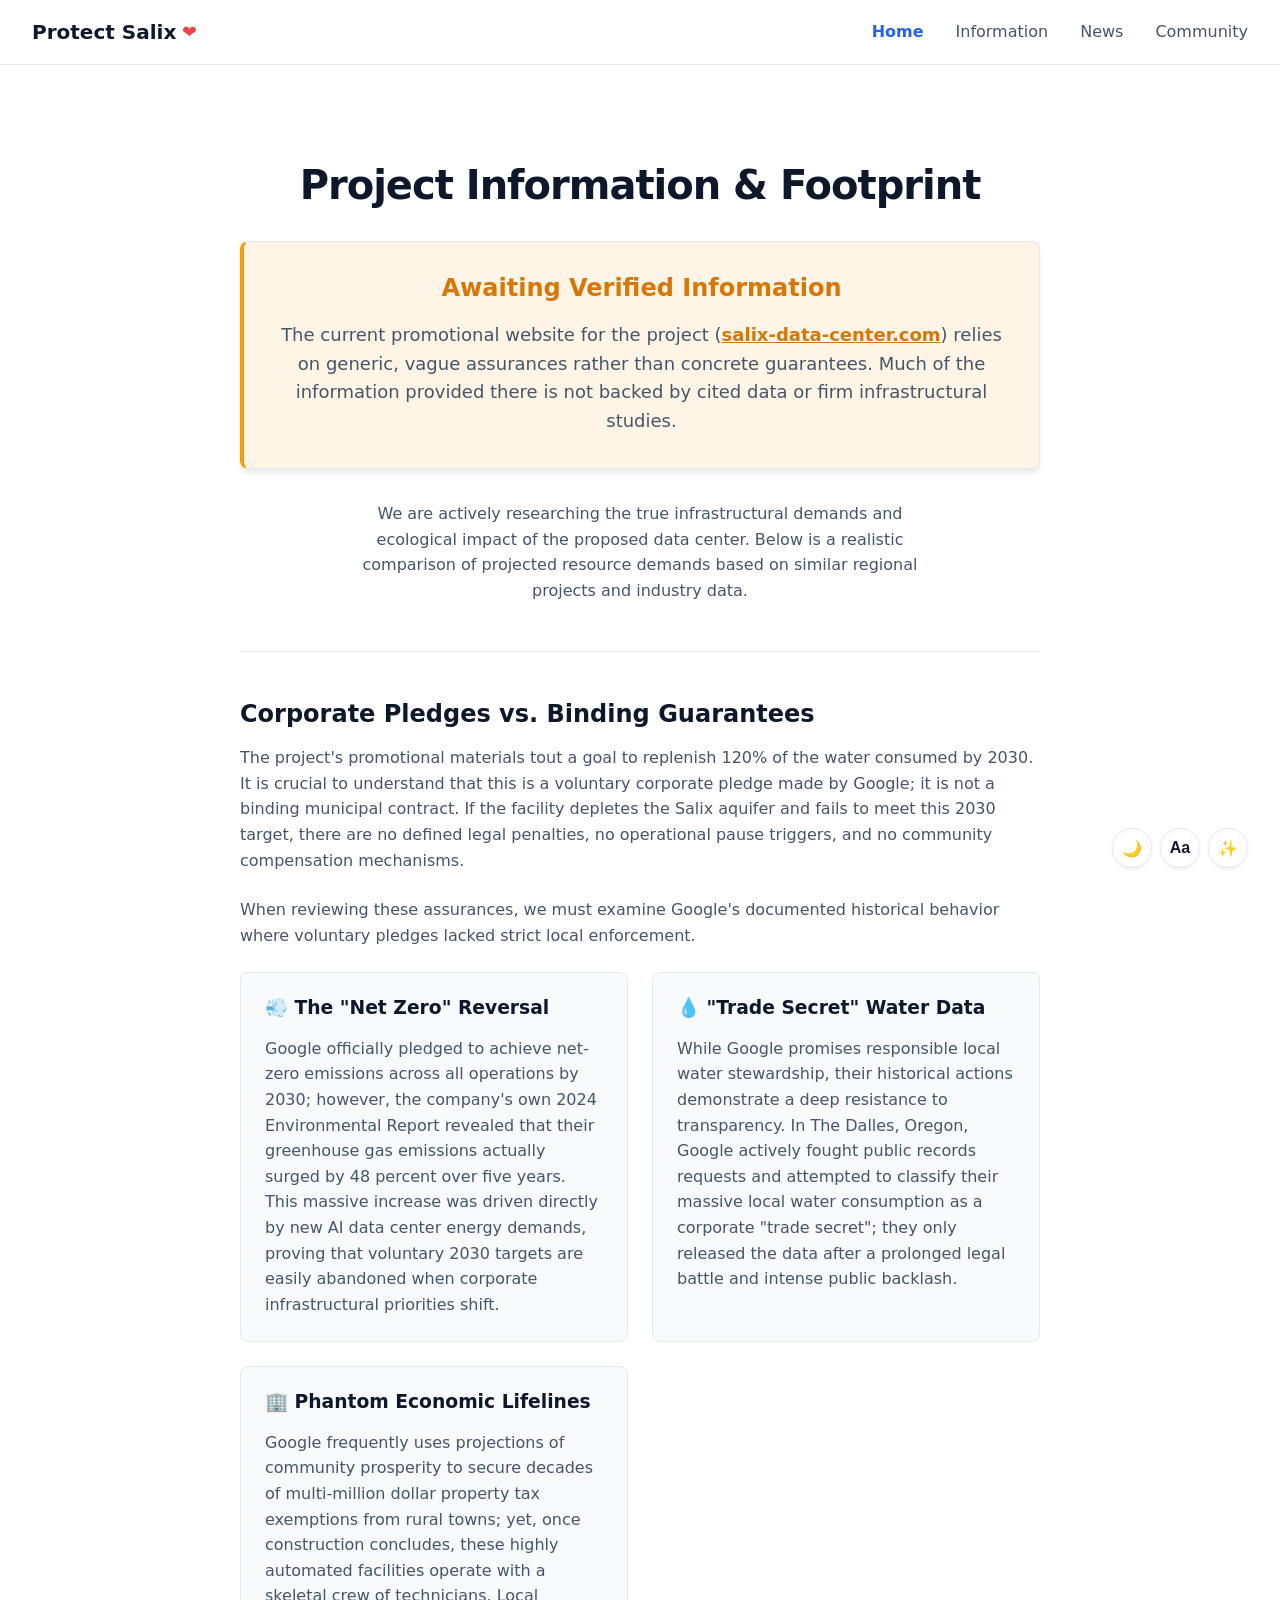
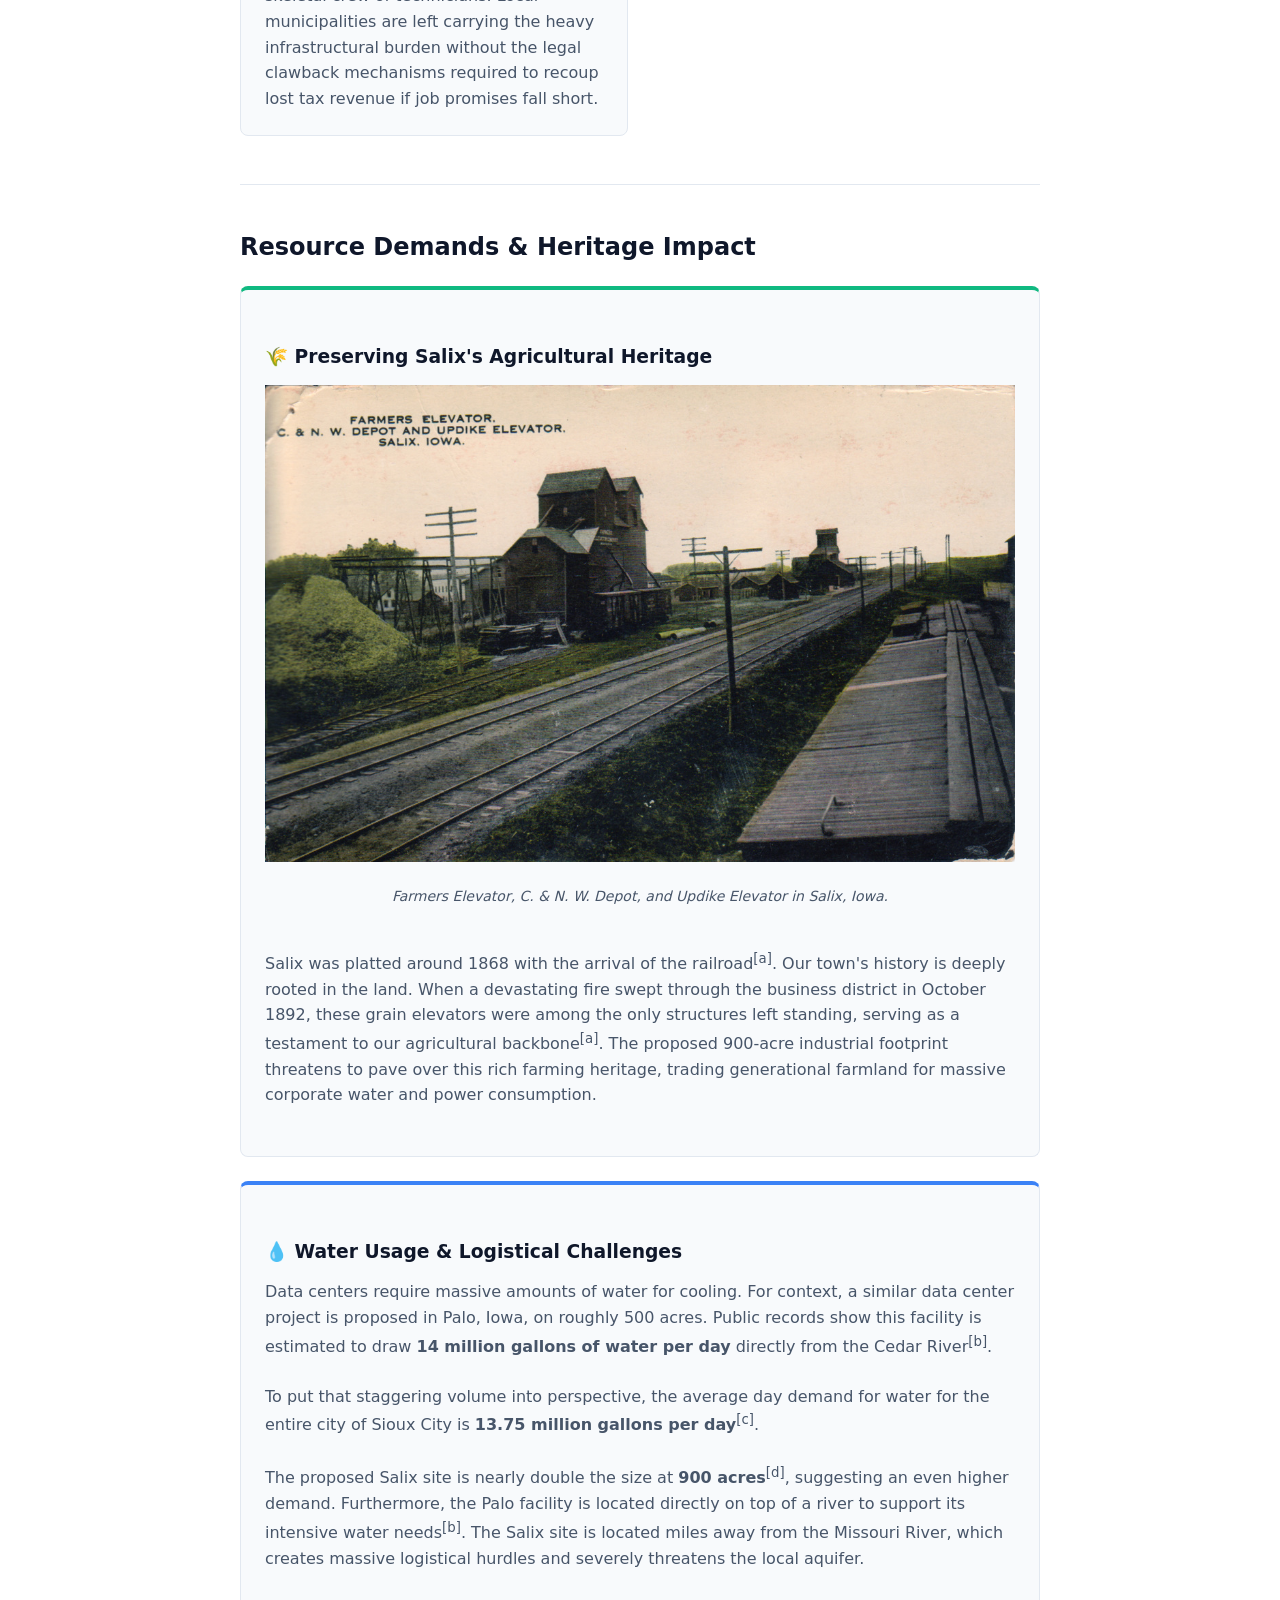
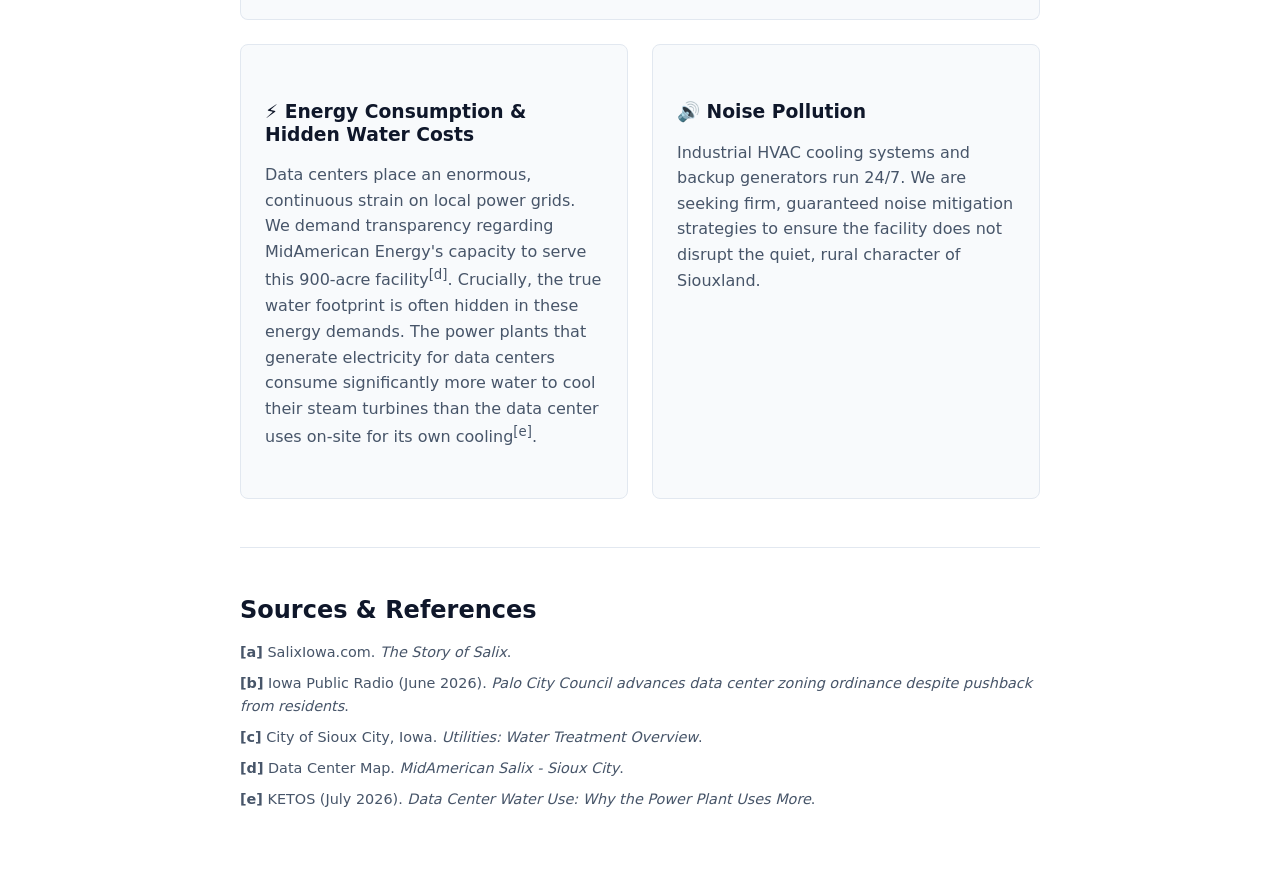
<file: information.html>
<!DOCTYPE html>
<html lang="en">
<head>
    <meta charset="UTF-8">
    <meta name="viewport" content="width=device-width, initial-scale=1.0">
    
    <title>Information - Protect Salix ❤️</title>
    <meta name="title" content="Information & Footprint - Protect Salix">
    <meta name="description" content="Factual resource demands and environmental footprint of the proposed Salix Data Center, including water usage comparisons and hidden energy costs.">
    <link rel="canonical" href="https://salixiowadatacenter.com/information.html">

    <meta property="og:type" content="article">
    <meta property="og:url" content="https://salixiowadatacenter.com/information.html">
    <meta property="og:title" content="Information & Footprint - Protect Salix">
    <meta property="og:description" content="Factual resource demands and environmental footprint of the proposed Salix Data Center, including water usage comparisons and hidden energy costs.">
    <meta property="og:site_name" content="Protect Salix">

    <meta property="twitter:card" content="summary_large_image">
    <meta property="twitter:url" content="https://salixiowadatacenter.com/information.html">
    <meta property="twitter:title" content="Information & Footprint - Protect Salix">
    <meta property="twitter:description" content="Factual resource demands and environmental footprint of the proposed Salix Data Center, including water usage comparisons and hidden energy costs.">

    <link rel="stylesheet" href="assets/main.css?v=3">
    <script src="assets/nav.js"></script>
</head>
<body>
    
    <site-nav></site-nav>

    <main class="content">
        <h1>Project Information & Footprint</h1>
        
        <div class="callout" style="border-left-color: #f59e0b; background-color: rgba(245, 158, 11, 0.1);">
            <h2 style="color: #d97706;">Awaiting Verified Information</h2>
            <p>The current promotional website for the project (<a href="https://www.salix-data-center.com/" target="_blank" style="color: #d97706; text-decoration: underline; font-weight: 600;">salix-data-center.com</a>) relies on generic, vague assurances rather than concrete guarantees. Much of the information provided there is not backed by cited data or firm infrastructural studies.</p>
        </div>

        <p style="text-align: center; max-width: 600px; margin: 0 auto 3rem auto;">
            We are actively researching the true infrastructural demands and ecological impact of the proposed data center. Below is a realistic comparison of projected resource demands based on similar regional projects and industry data.
        </p>
        
        <hr>

        <h2>Corporate Pledges vs. Binding Guarantees</h2>
        <p>The project's promotional materials tout a goal to replenish 120% of the water consumed by 2030. It is crucial to understand that this is a voluntary corporate pledge made by Google; it is not a binding municipal contract. If the facility depletes the Salix aquifer and fails to meet this 2030 target, there are no defined legal penalties, no operational pause triggers, and no community compensation mechanisms.</p>
        
        <p>When reviewing these assurances, we must examine Google's documented historical behavior where voluntary pledges lacked strict local enforcement.</p>

        <!-- Google-Specific Promises Grid -->
        <div class="card-grid" style="margin-bottom: 3rem;">
            <div class="card">
                <h3 style="margin-top: 0;">💨 The "Net Zero" Reversal</h3>
                <p style="margin-bottom: 0;">Google officially pledged to achieve net-zero emissions across all operations by 2030; however, the company's own 2024 Environmental Report revealed that their greenhouse gas emissions actually surged by 48 percent over five years. This massive increase was driven directly by new AI data center energy demands, proving that voluntary 2030 targets are easily abandoned when corporate infrastructural priorities shift.</p>
            </div>
            <div class="card">
                <h3 style="margin-top: 0;">💧 "Trade Secret" Water Data</h3>
                <p style="margin-bottom: 0;">While Google promises responsible local water stewardship, their historical actions demonstrate a deep resistance to transparency. In The Dalles, Oregon, Google actively fought public records requests and attempted to classify their massive local water consumption as a corporate "trade secret"; they only released the data after a prolonged legal battle and intense public backlash.</p>
            </div>
            <div class="card">
                <h3 style="margin-top: 0;">🏢 Phantom Economic Lifelines</h3>
                <p style="margin-bottom: 0;">Google frequently uses projections of community prosperity to secure decades of multi-million dollar property tax exemptions from rural towns; yet, once construction concludes, these highly automated facilities operate with a skeletal crew of technicians. Local municipalities are left carrying the heavy infrastructural burden without the legal clawback mechanisms required to recoup lost tax revenue if job promises fall short.</p>
            </div>
        </div>

        <hr>

        <h2>Resource Demands & Heritage Impact</h2>
        
        <div class="card-grid">
            
            <!-- Historic Image Card -->
            <div class="card" style="grid-column: 1 / -1; border-top: 4px solid #10b981;">
                <h3>🌾 Preserving Salix's Agricultural Heritage</h3>
                <img src="assets/images/historic00.jpg" alt="Historic postcard of Farmers Elevator, C. & N.W. Depot and Updike Elevator in Salix, Iowa" class="responsive-img" style="width: 100%; max-width: 100%; height: auto; box-sizing: border-box; object-fit: cover; cursor: zoom-in; transition: transform 0.2s ease, box-shadow 0.2s ease;" onmouseover="this.style.boxShadow='0 8px 15px -3px rgba(0, 0, 0, 0.2)';" onmouseout="this.style.boxShadow='0 4px 6px -1px rgba(0, 0, 0, 0.1)';" onclick="openLightbox(this)">
                <p class="image-caption">Farmers Elevator, C. & N. W. Depot, and Updike Elevator in Salix, Iowa.</p>
                <p>Salix was platted around 1868 with the arrival of the railroad<sup>[a]</sup>. Our town's history is deeply rooted in the land. When a devastating fire swept through the business district in October 1892, these grain elevators were among the only structures left standing, serving as a testament to our agricultural backbone<sup>[a]</sup>. The proposed 900-acre industrial footprint threatens to pave over this rich farming heritage, trading generational farmland for massive corporate water and power consumption.</p>
            </div>

            <!-- Water Card -->
            <div class="card" style="grid-column: 1 / -1; border-top: 4px solid #3b82f6;">
                <h3>💧 Water Usage & Logistical Challenges</h3>
                <p>Data centers require massive amounts of water for cooling. For context, a similar data center project is proposed in Palo, Iowa, on roughly 500 acres. Public records show this facility is estimated to draw <strong>14 million gallons of water per day</strong> directly from the Cedar River<sup>[b]</sup>.</p>
                
                <p>To put that staggering volume into perspective, the average day demand for water for the entire city of Sioux City is <strong>13.75 million gallons per day</strong><sup>[c]</sup>.</p>
                
                <p>The proposed Salix site is nearly double the size at <strong>900 acres</strong><sup>[d]</sup>, suggesting an even higher demand. Furthermore, the Palo facility is located directly on top of a river to support its intensive water needs<sup>[b]</sup>. The Salix site is located miles away from the Missouri River, which creates massive logistical hurdles and severely threatens the local aquifer.</p>
            </div>
            
            <div class="card">
                <h3>⚡ Energy Consumption & Hidden Water Costs</h3>
                <p>Data centers place an enormous, continuous strain on local power grids. We demand transparency regarding MidAmerican Energy's capacity to serve this 900-acre facility<sup>[d]</sup>. Crucially, the true water footprint is often hidden in these energy demands. The power plants that generate electricity for data centers consume significantly more water to cool their steam turbines than the data center uses on-site for its own cooling<sup>[e]</sup>.</p>
            </div>
            
            <div class="card">
                <h3>🔊 Noise Pollution</h3>
                <p>Industrial HVAC cooling systems and backup generators run 24/7. We are seeking firm, guaranteed noise mitigation strategies to ensure the facility does not disrupt the quiet, rural character of Siouxland.</p>
            </div>
        </div>

        <hr>

        <h2>Sources & References</h2>
        <ul style="font-size: 0.9rem; color: var(--text-muted); list-style: none; padding-left: 0;">
            <li style="margin-bottom: 0.5rem;"><strong>[a]</strong> SalixIowa.com. <em>The Story of Salix</em>.</li>
            <li style="margin-bottom: 0.5rem;"><strong>[b]</strong> Iowa Public Radio (June 2026). <em>Palo City Council advances data center zoning ordinance despite pushback from residents</em>.</li>
            <li style="margin-bottom: 0.5rem;"><strong>[c]</strong> City of Sioux City, Iowa. <em>Utilities: Water Treatment Overview</em>.</li>
            <li style="margin-bottom: 0.5rem;"><strong>[d]</strong> Data Center Map. <em>MidAmerican Salix - Sioux City</em>.</li>
            <li style="margin-bottom: 0.5rem;"><strong>[e]</strong> KETOS (July 2026). <em>Data Center Water Use: Why the Power Plant Uses More</em>.</li>
        </ul>

    </main>

    <!-- Hidden Lightbox Modal -->
    <div id="image-lightbox" class="lightbox" onclick="this.style.display='none'">
        <span class="lightbox-close" aria-label="Close lightbox">&times;</span>
        <img class="lightbox-content" id="lightbox-img" alt="Enlarged view">
        <div class="lightbox-caption" id="lightbox-caption-text"></div>
    </div>

    <!-- Script to trigger Lightbox dynamically -->
    <script>
        function openLightbox(imgElement) {
            const lightbox = document.getElementById('image-lightbox');
            const lightboxImg = document.getElementById('lightbox-img');
            const lightboxCaption = document.getElementById('lightbox-caption-text');
            
            lightbox.style.display = "flex";
            lightboxImg.src = imgElement.src;
            lightboxImg.alt = imgElement.alt;
            
            // Look for the caption paragraph directly underneath the clicked image
            const captionElement = imgElement.nextElementSibling;
            if (captionElement && captionElement.classList.contains('image-caption')) {
                lightboxCaption.textContent = captionElement.textContent;
            } else {
                lightboxCaption.textContent = imgElement.alt; // Fallback to alt text if no caption exists
            }
        }
    </script>

    <script src="assets/components.js"></script>
</body>
</html>
</file>
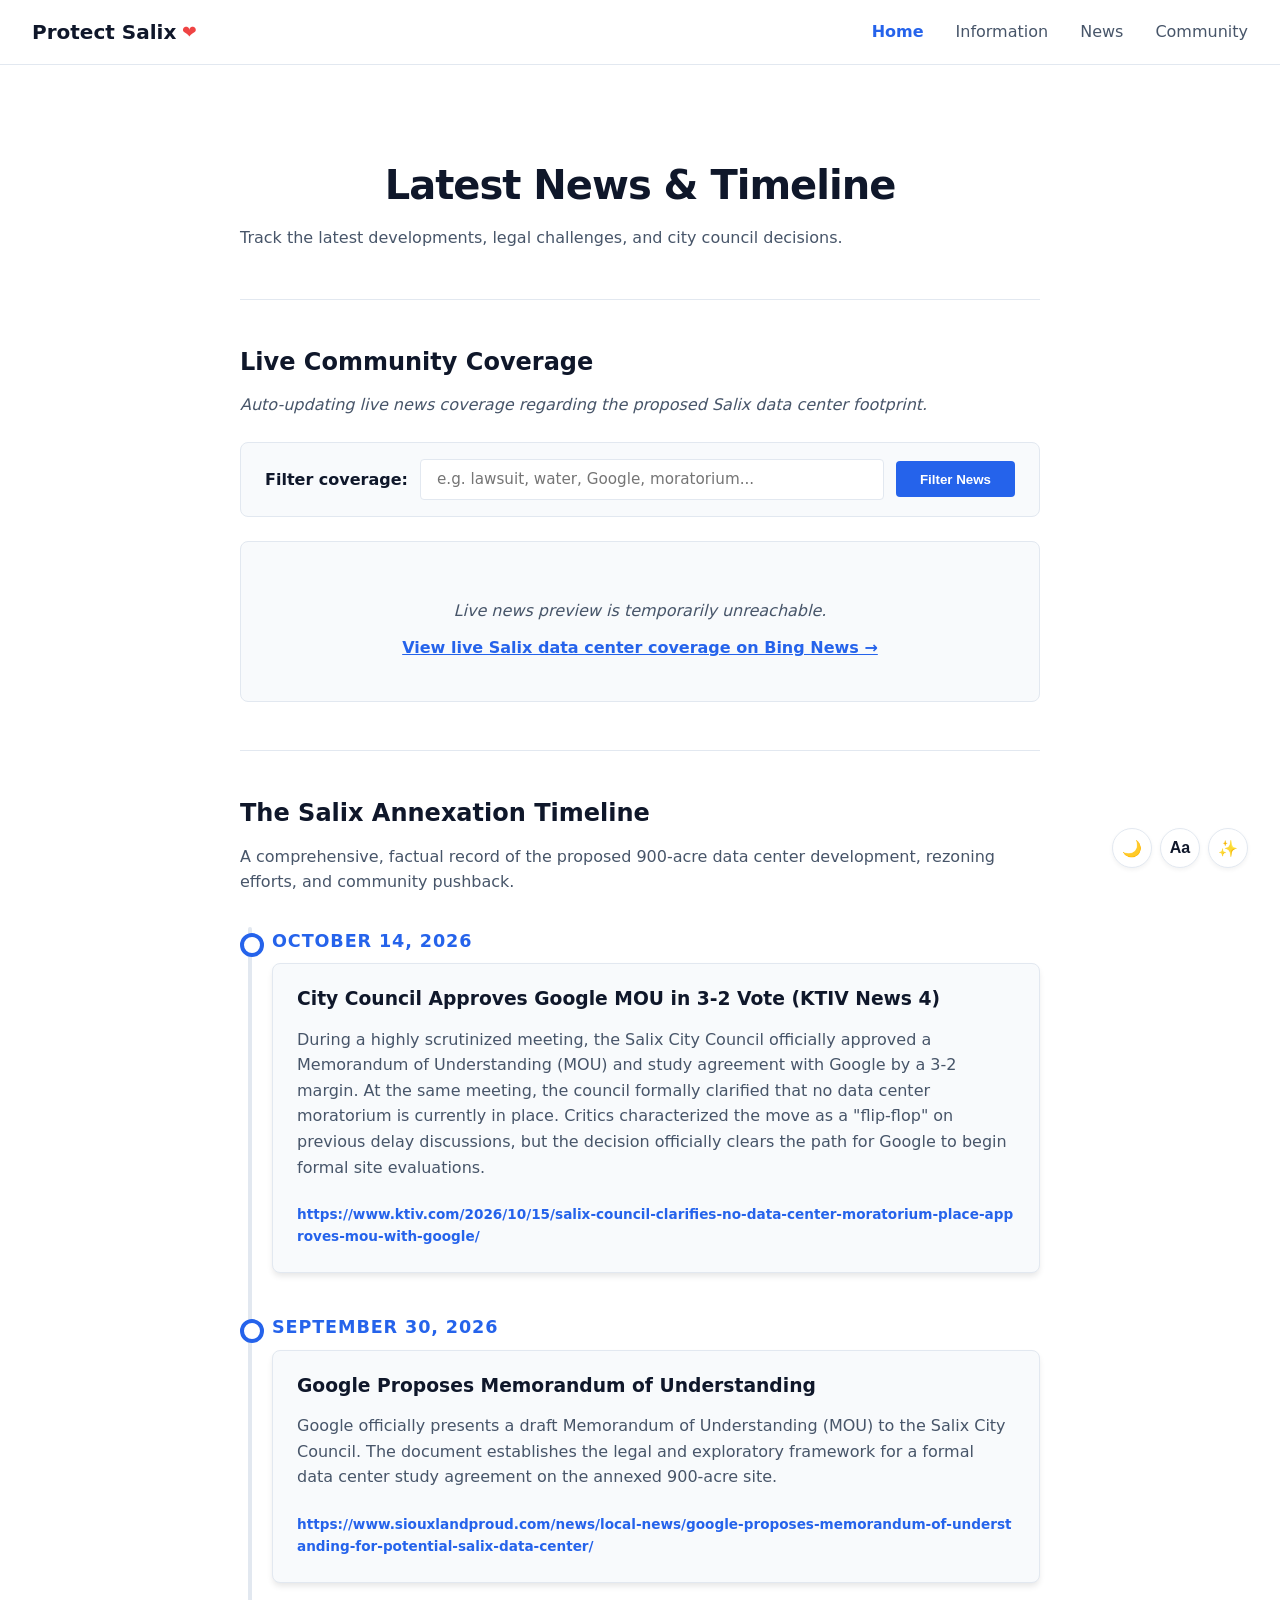
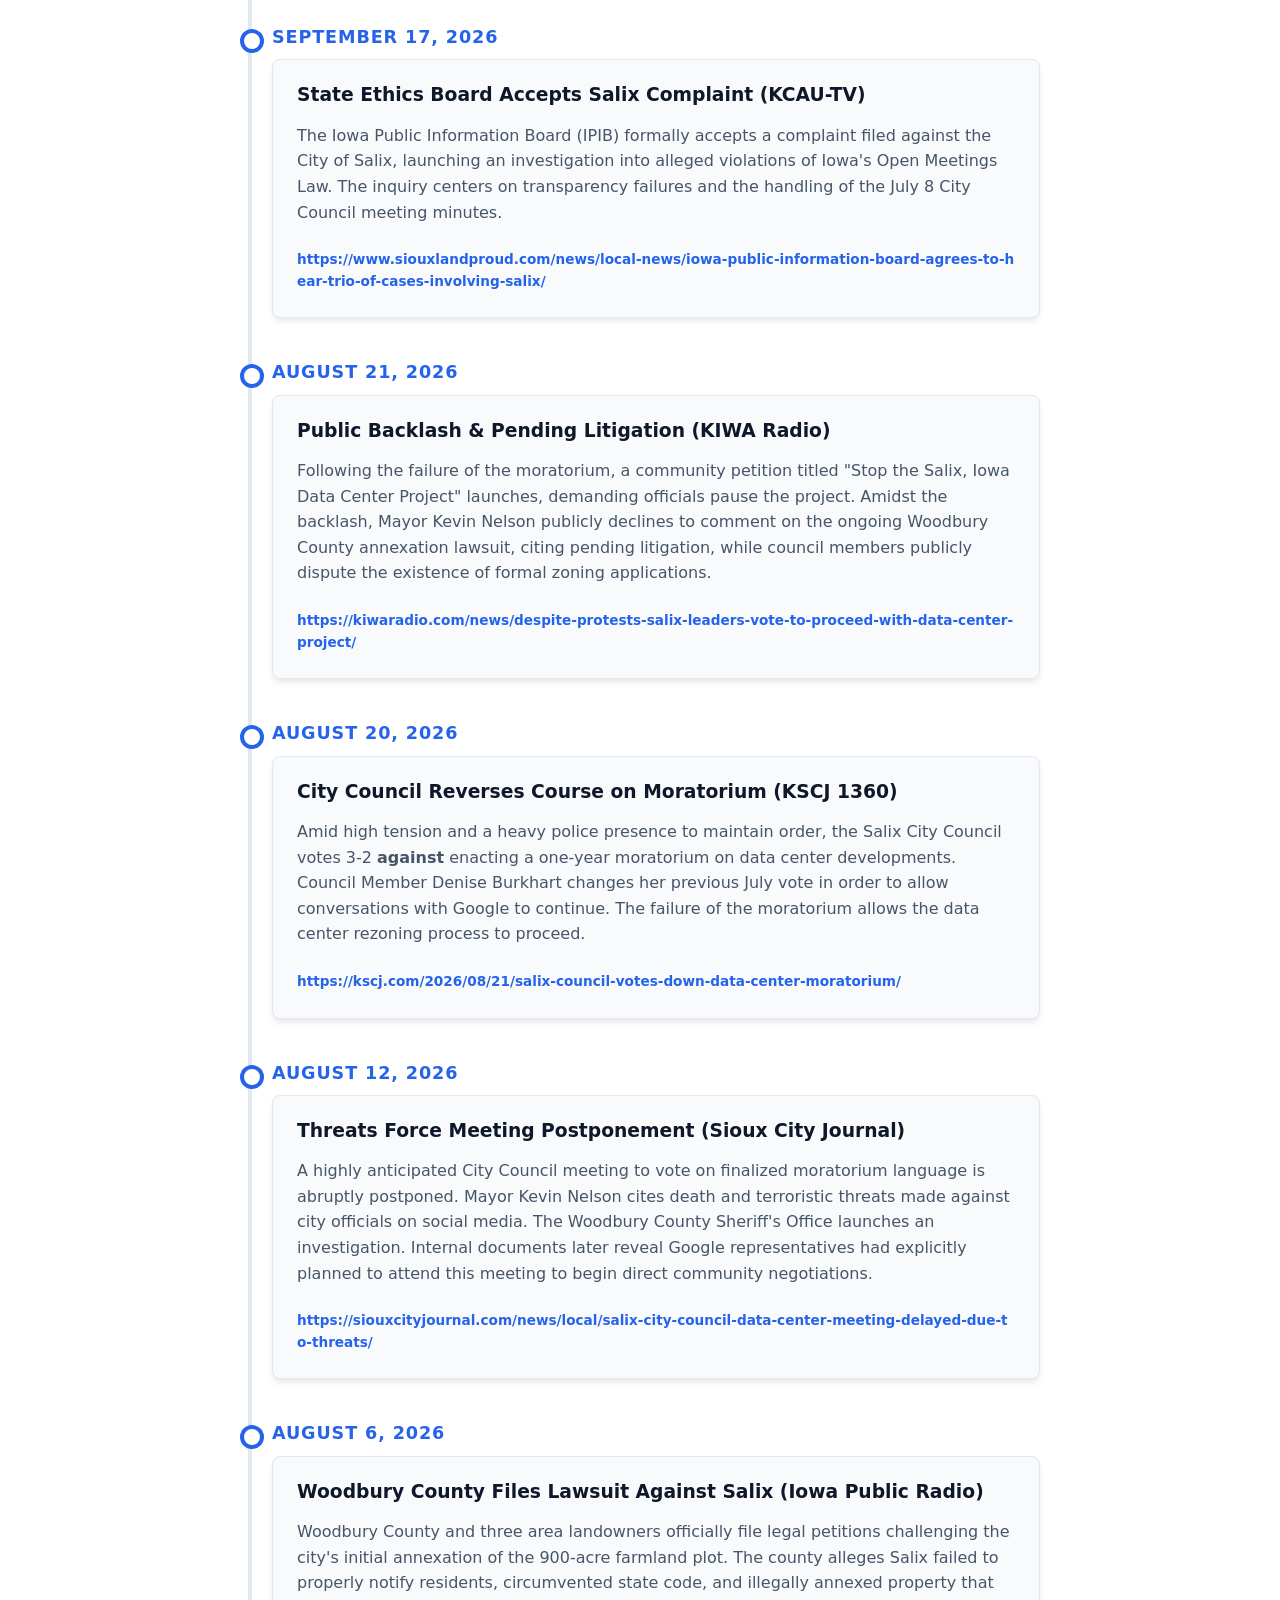
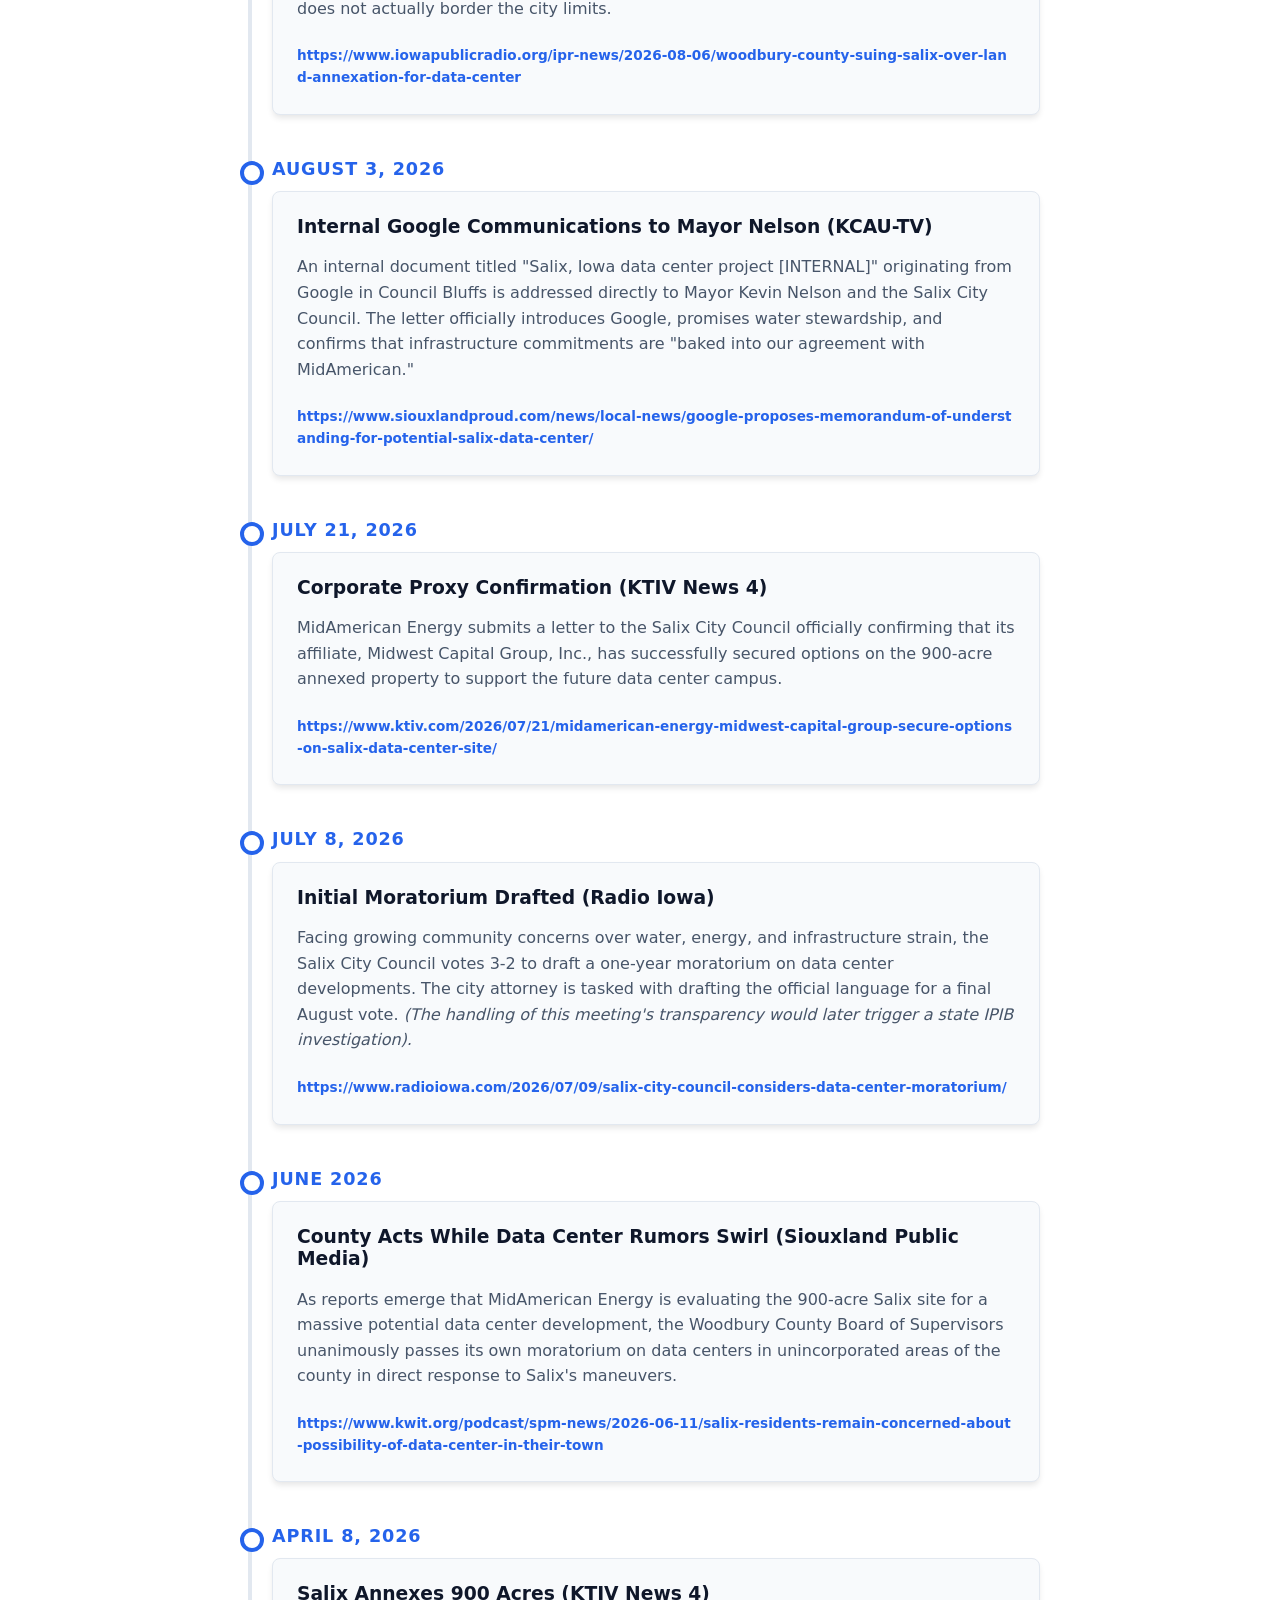
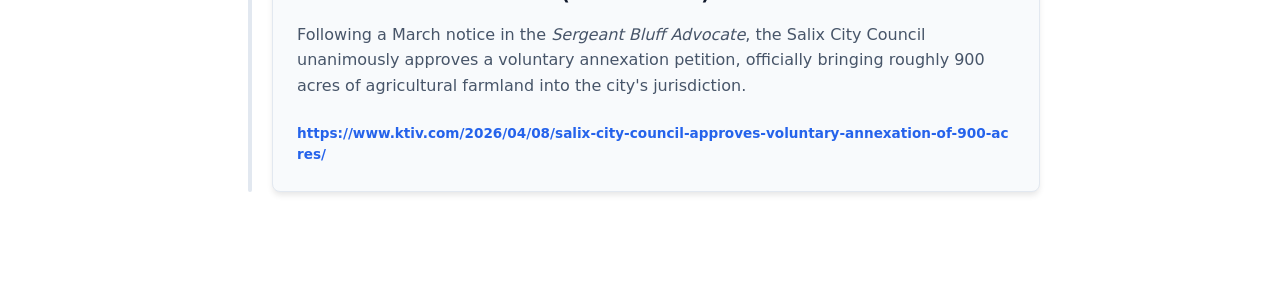
<file: news.html>
<!DOCTYPE html>
<html lang="en">
<head>
    <meta charset="UTF-8">
    <meta name="viewport" content="width=device-width, initial-scale=1.0">
    
    <!-- Primary Meta Tags -->
    <title>News & Updates - Protect Salix ❤️</title>
    <meta name="title" content="News & Updates - Salix Data Center">
    <meta name="description" content="Track the latest news, city council votes, timeline updates, and legal actions regarding the proposed Salix, Iowa Data Center.">
    <link rel="canonical" href="https://salixiowadatacenter.com/news.html">

    <!-- Open Graph / Facebook -->
    <meta property="og:type" content="article">
    <meta property="og:url" content="https://salixiowadatacenter.com/news.html">
    <meta property="og:title" content="News & Updates - Salix Data Center">
    <meta property="og:description" content="Track the latest news, city council votes, timeline updates, and legal actions regarding the proposed Salix, Iowa Data Center.">
    <meta property="og:site_name" content="Protect Salix">

    <!-- Twitter -->
    <meta property="twitter:card" content="summary_large_image">
    <meta property="twitter:url" content="https://salixiowadatacenter.com/news.html">
    <meta property="twitter:title" content="News & Updates - Salix Data Center">
    <meta property="twitter:description" content="Track the latest news, city council votes, timeline updates, and legal actions regarding the proposed Salix, Iowa Data Center.">

    <link rel="stylesheet" href="assets/main.css?v=3">
    <script src="assets/nav.js"></script>
    
    <!-- Inline styles for dynamic news cards, timeline, and search bar -->
    <style>
        .news-date { font-size: 0.85rem; color: var(--text-muted); margin-bottom: 0.5rem; display: block; font-weight: 600; text-transform: uppercase; letter-spacing: 0.05em; }
        .news-link { color: var(--accent); text-decoration: none; font-weight: 600; display: inline-block; margin-top: 1rem; }
        .news-link:hover { text-decoration: underline; }
        .loading-text { font-style: italic; color: var(--text-muted); }

        /* Search Bar Component */
        .news-controls { margin-bottom: 1.5rem; display: flex; align-items: center; gap: 0.75rem; background-color: var(--card-bg); padding: 1rem 1.5rem; border-radius: 8px; border: 1px solid var(--border-color); flex-wrap: wrap;}
        .news-controls input[type="text"] { flex-grow: 1; padding: 0.65rem 1rem; border-radius: 4px; border: 1px solid var(--border-color); background-color: var(--bg-color); color: var(--text-color); font-family: inherit; font-size: 0.95rem; min-width: 200px;}
        .news-controls input[type="text"]:focus { outline: 2px solid var(--accent); border-color: transparent; }
        .news-controls button { padding: 0.65rem 1.5rem; border-radius: 4px; border: none; background-color: var(--accent); color: white; font-weight: 600; cursor: pointer; transition: opacity 0.2s; }
        .news-controls button:hover { opacity: 0.9; }

        /* ==========================================
            Vertical Timeline Component
            ========================================== */
        .timeline { position: relative; max-width: 800px; margin: 2rem auto; padding-left: 2rem; }
        .timeline::before { content: ''; position: absolute; top: 0; left: 8px; height: 100%; width: 4px; background: var(--border-color); border-radius: 2px; }
        .timeline-item { position: relative; margin-bottom: 2.5rem; }
        .timeline-item::before { content: ''; position: absolute; left: -2rem; top: 6px; width: 16px; height: 16px; border-radius: 50%; background-color: var(--bg-color); border: 4px solid var(--accent); z-index: 1; }
        .timeline-date { font-weight: 700; color: var(--accent); margin-bottom: 0.5rem; font-size: 1.1rem; letter-spacing: 0.05em; text-transform: uppercase; }
        .timeline-content { background: var(--card-bg); padding: 1.5rem; border-radius: 8px; border: 1px solid var(--border-color); box-shadow: 0 4px 6px -1px rgba(0, 0, 0, 0.1); }
        .timeline-content h3 { margin-top: 0; color: var(--text-color); }
        .timeline-content p { margin-bottom: 0.5rem; }
    </style>
</head>
<body>
    
    <site-nav></site-nav>

    <main class="content">
        <h1>Latest News & Timeline</h1>
        <p>Track the latest developments, legal challenges, and city council decisions.</p>
        
        <hr>

        <h2>Live Community Coverage</h2>
        <p style="margin-bottom: 1.5rem;"><em>Auto-updating live news coverage regarding the proposed Salix data center footprint.</em></p>
        
        <!-- Contextual Search Box -->
        <div class="news-controls">
            <label for="news-search" style="font-weight: 600; color: var(--text-color);">Filter coverage: </label>
            <input type="text" id="news-search" placeholder="e.g. lawsuit, water, Google, moratorium..." aria-label="Filter news keywords">
            <button id="search-btn">Filter News</button>
        </div>

        <!-- Live News Container (Strict Dynamic Bing Feed: Top 4 by Date) -->
        <div id="live-news-feed" class="card-grid">
            <p class="loading-text" id="news-loading">Fetching live articles from Bing News...</p>
        </div>

        <hr>

        <h2>The Salix Annexation Timeline</h2>
        <p>A comprehensive, factual record of the proposed 900-acre data center development, rezoning efforts, and community pushback.</p>

        <div class="timeline">

            <!-- Phase 6 (Current: MOU Approval) -->
            <div class="timeline-item">
                <div class="timeline-date">October 14, 2026</div>
                <div class="timeline-content">
                    <h3>City Council Approves Google MOU in 3-2 Vote (KTIV News 4)</h3>
                    <p>During a highly scrutinized meeting, the Salix City Council officially approved a Memorandum of Understanding (MOU) and study agreement with Google by a 3-2 margin. At the same meeting, the council formally clarified that no data center moratorium is currently in place. Critics characterized the move as a "flip-flop" on previous delay discussions, but the decision officially clears the path for Google to begin formal site evaluations.</p>
                    <a href="https://www.ktiv.com/2026/10/15/salix-council-clarifies-no-data-center-moratorium-place-approves-mou-with-google/" target="_blank" rel="noopener noreferrer" class="news-link" style="font-size: 0.85rem; word-break: break-all;">https://www.ktiv.com/2026/10/15/salix-council-clarifies-no-data-center-moratorium-place-approves-mou-with-google/</a>
                </div>
            </div>

            <div class="timeline-item">
                <div class="timeline-date">September 30, 2026</div>
                <div class="timeline-content">
                    <h3>Google Proposes Memorandum of Understanding</h3>
                    <p>Google officially presents a draft Memorandum of Understanding (MOU) to the Salix City Council. The document establishes the legal and exploratory framework for a formal data center study agreement on the annexed 900-acre site.</p>
                    <a href="https://www.siouxlandproud.com/news/local-news/google-proposes-memorandum-of-understanding-for-potential-salix-data-center/" target="_blank" rel="noopener noreferrer" class="news-link" style="font-size: 0.85rem; word-break: break-all;">https://www.siouxlandproud.com/news/local-news/google-proposes-memorandum-of-understanding-for-potential-salix-data-center/</a>
                </div>
            </div>
            
            <!-- Phase 5 (Current Investigations) -->
            <div class="timeline-item">
                <div class="timeline-date">September 17, 2026</div>
                <div class="timeline-content">
                    <h3>State Ethics Board Accepts Salix Complaint (KCAU-TV)</h3>
                    <p>The Iowa Public Information Board (IPIB) formally accepts a complaint filed against the City of Salix, launching an investigation into alleged violations of Iowa's Open Meetings Law. The inquiry centers on transparency failures and the handling of the July 8 City Council meeting minutes.</p>
                    <a href="https://www.siouxlandproud.com/news/local-news/iowa-public-information-board-agrees-to-hear-trio-of-cases-involving-salix/" target="_blank" rel="noopener noreferrer" class="news-link" style="font-size: 0.85rem; word-break: break-all;">https://www.siouxlandproud.com/news/local-news/iowa-public-information-board-agrees-to-hear-trio-of-cases-involving-salix/</a>
                </div>
            </div>

            <div class="timeline-item">
                <div class="timeline-date">August 21, 2026</div>
                <div class="timeline-content">
                    <h3>Public Backlash & Pending Litigation (KIWA Radio)</h3>
                    <p>Following the failure of the moratorium, a community petition titled "Stop the Salix, Iowa Data Center Project" launches, demanding officials pause the project. Amidst the backlash, Mayor Kevin Nelson publicly declines to comment on the ongoing Woodbury County annexation lawsuit, citing pending litigation, while council members publicly dispute the existence of formal zoning applications.</p>
                    <a href="https://kiwaradio.com/news/despite-protests-salix-leaders-vote-to-proceed-with-data-center-project/" target="_blank" rel="noopener noreferrer" class="news-link" style="font-size: 0.85rem; word-break: break-all;">https://kiwaradio.com/news/despite-protests-salix-leaders-vote-to-proceed-with-data-center-project/</a>
                </div>
            </div>

            <!-- Phase 4 -->
            <div class="timeline-item">
                <div class="timeline-date">August 20, 2026</div>
                <div class="timeline-content">
                    <h3>City Council Reverses Course on Moratorium (KSCJ 1360)</h3>
                    <p>Amid high tension and a heavy police presence to maintain order, the Salix City Council votes 3-2 <strong>against</strong> enacting a one-year moratorium on data center developments. Council Member Denise Burkhart changes her previous July vote in order to allow conversations with Google to continue. The failure of the moratorium allows the data center rezoning process to proceed.</p>
                    <a href="https://kscj.com/2026/08/21/salix-council-votes-down-data-center-moratorium/" target="_blank" rel="noopener noreferrer" class="news-link" style="font-size: 0.85rem; word-break: break-all;">https://kscj.com/2026/08/21/salix-council-votes-down-data-center-moratorium/</a>
                </div>
            </div>

            <!-- Phase 3 -->
            <div class="timeline-item">
                <div class="timeline-date">August 12, 2026</div>
                <div class="timeline-content">
                    <h3>Threats Force Meeting Postponement (Sioux City Journal)</h3>
                    <p>A highly anticipated City Council meeting to vote on finalized moratorium language is abruptly postponed. Mayor Kevin Nelson cites death and terroristic threats made against city officials on social media. The Woodbury County Sheriff's Office launches an investigation. Internal documents later reveal Google representatives had explicitly planned to attend this meeting to begin direct community negotiations.</p>
                    <a href="https://siouxcityjournal.com/news/local/salix-city-council-data-center-meeting-delayed-due-to-threats/" target="_blank" rel="noopener noreferrer" class="news-link" style="font-size: 0.85rem; word-break: break-all;">https://siouxcityjournal.com/news/local/salix-city-council-data-center-meeting-delayed-due-to-threats/</a>
                </div>
            </div>

            <div class="timeline-item">
                <div class="timeline-date">August 6, 2026</div>
                <div class="timeline-content">
                    <h3>Woodbury County Files Lawsuit Against Salix (Iowa Public Radio)</h3>
                    <p>Woodbury County and three area landowners officially file legal petitions challenging the city's initial annexation of the 900-acre farmland plot. The county alleges Salix failed to properly notify residents, circumvented state code, and illegally annexed property that does not actually border the city limits.</p>
                    <a href="https://www.iowapublicradio.org/ipr-news/2026-08-06/woodbury-county-suing-salix-over-land-annexation-for-data-center" target="_blank" rel="noopener noreferrer" class="news-link" style="font-size: 0.85rem; word-break: break-all;">https://www.iowapublicradio.org/ipr-news/2026-08-06/woodbury-county-suing-salix-over-land-annexation-for-data-center</a>
                </div>
            </div>

            <div class="timeline-item">
                <div class="timeline-date">August 3, 2026</div>
                <div class="timeline-content">
                    <h3>Internal Google Communications to Mayor Nelson (KCAU-TV)</h3>
                    <p>An internal document titled "Salix, Iowa data center project [INTERNAL]" originating from Google in Council Bluffs is addressed directly to Mayor Kevin Nelson and the Salix City Council. The letter officially introduces Google, promises water stewardship, and confirms that infrastructure commitments are "baked into our agreement with MidAmerican."</p>
                    <a href="https://www.siouxlandproud.com/news/local-news/google-proposes-memorandum-of-understanding-for-potential-salix-data-center/" target="_blank" rel="noopener noreferrer" class="news-link" style="font-size: 0.85rem; word-break: break-all;">https://www.siouxlandproud.com/news/local-news/google-proposes-memorandum-of-understanding-for-potential-salix-data-center/</a>
                </div>
            </div>
            
            <div class="timeline-item">
                <div class="timeline-date">July 21, 2026</div>
                <div class="timeline-content">
                    <h3>Corporate Proxy Confirmation (KTIV News 4)</h3>
                    <p>MidAmerican Energy submits a letter to the Salix City Council officially confirming that its affiliate, Midwest Capital Group, Inc., has successfully secured options on the 900-acre annexed property to support the future data center campus.</p>
                    <a href="https://www.ktiv.com/2026/07/21/midamerican-energy-midwest-capital-group-secure-options-on-salix-data-center-site/" target="_blank" rel="noopener noreferrer" class="news-link" style="font-size: 0.85rem; word-break: break-all;">https://www.ktiv.com/2026/07/21/midamerican-energy-midwest-capital-group-secure-options-on-salix-data-center-site/</a>
                </div>
            </div>

            <!-- Phase 2 -->
            <div class="timeline-item">
                <div class="timeline-date">July 8, 2026</div>
                <div class="timeline-content">
                    <h3>Initial Moratorium Drafted (Radio Iowa)</h3>
                    <p>Facing growing community concerns over water, energy, and infrastructure strain, the Salix City Council votes 3-2 to draft a one-year moratorium on data center developments. The city attorney is tasked with drafting the official language for a final August vote. <em>(The handling of this meeting's transparency would later trigger a state IPIB investigation).</em></p>
                    <a href="https://www.radioiowa.com/2026/07/09/salix-city-council-considers-data-center-moratorium/" target="_blank" rel="noopener noreferrer" class="news-link" style="font-size: 0.85rem; word-break: break-all;">https://www.radioiowa.com/2026/07/09/salix-city-council-considers-data-center-moratorium/</a>
                </div>
            </div>

            <div class="timeline-item">
                <div class="timeline-date">June 2026</div>
                <div class="timeline-content">
                    <h3>County Acts While Data Center Rumors Swirl (Siouxland Public Media)</h3>
                    <p>As reports emerge that MidAmerican Energy is evaluating the 900-acre Salix site for a massive potential data center development, the Woodbury County Board of Supervisors unanimously passes its own moratorium on data centers in unincorporated areas of the county in direct response to Salix's maneuvers.</p>
                    <a href="https://www.kwit.org/podcast/spm-news/2026-06-11/salix-residents-remain-concerned-about-possibility-of-data-center-in-their-town" target="_blank" rel="noopener noreferrer" class="news-link" style="font-size: 0.85rem; word-break: break-all;">https://www.kwit.org/podcast/spm-news/2026-06-11/salix-residents-remain-concerned-about-possibility-of-data-center-in-their-town</a>
                </div>
            </div>

            <!-- Phase 1 -->
            <div class="timeline-item">
                <div class="timeline-date">April 8, 2026</div>
                <div class="timeline-content">
                    <h3>Salix Annexes 900 Acres (KTIV News 4)</h3>
                    <p>Following a March notice in the <em>Sergeant Bluff Advocate</em>, the Salix City Council unanimously approves a voluntary annexation petition, officially bringing roughly 900 acres of agricultural farmland into the city's jurisdiction.</p>
                    <a href="https://www.ktiv.com/2026/04/08/salix-city-council-approves-voluntary-annexation-of-900-acres/" target="_blank" rel="noopener noreferrer" class="news-link" style="font-size: 0.85rem; word-break: break-all;">https://www.ktiv.com/2026/04/08/salix-city-council-approves-voluntary-annexation-of-900-acres/</a>
                </div>
            </div>
            
        </div>

    </main>

    <script src="assets/components.js"></script>
    
    <!-- Strict Dynamic Bing News RSS (/get JSON wrapper, Newest First, Capped at 4) -->
    <script>
        document.addEventListener('DOMContentLoaded', () => {
            const newsContainer = document.getElementById('live-news-feed');
            const loadingText = document.getElementById('news-loading');
            const searchInput = document.getElementById('news-search');
            const searchBtn = document.getElementById('search-btn');

            function renderCards(articles) {
                newsContainer.innerHTML = '';
                articles.slice(0, 4).forEach(article => {
                    const dateStr = article.pubDate.toLocaleDateString('en-US', {
                        month: 'short', day: 'numeric', year: 'numeric'
                    });

                    const card = document.createElement('div');
                    card.className = 'card';
                    card.style.borderTop = '4px solid var(--accent)';
                    card.innerHTML = `
                        <span class="news-date">${dateStr} &bull; ${article.source}</span>
                        <h3 style="margin-top: 0; font-size: 1.15rem; line-height: 1.4;">${article.title}</h3>
                        <a href="${article.link}" target="_blank" rel="noopener noreferrer" class="news-link" aria-label="Read full article: ${article.title.replace(/"/g, '&quot;')}">Read Full Article &rarr;</a>
                    `;
                    newsContainer.appendChild(card);
                });
            }

            async function fetchLiveNews(filterTerm = '') {
                newsContainer.innerHTML = '';
                loadingText.style.display = 'block';
                loadingText.textContent = 'Fetching the latest coverage from Bing News...';
                newsContainer.appendChild(loadingText);

                // Build clean search query
                let query = 'Salix Iowa data center';
                const term = filterTerm.trim();
                if (term !== '') {
                    query += ` ${term}`;
                }

                const bingWebUrl = `https://www.bing.com/news/search?q=${encodeURIComponent(query)}`;
                const bingRssUrl = `${bingWebUrl}&format=rss`;
                
                // Use /get endpoint to safely wrap the XML payload into JSON and avoid 500 drops
                const proxyUrl = `https://api.allorigins.win/get?url=${encodeURIComponent(bingRssUrl)}&_t=${Date.now()}`;

                try {
                    const res = await fetch(proxyUrl, { cache: "no-store" });
                    if (!res.ok) throw new Error('Proxy network error');
                    
                    const data = await res.json();
                    const xmlString = data.contents;
                    if (!xmlString) throw new Error('Empty payload returned from proxy');

                    const parser = new DOMParser();
                    const xmlDoc = parser.parseFromString(xmlString, 'text/xml');
                    
                    // Guard against XML parser error documents
                    if (xmlDoc.getElementsByTagName('parsererror').length > 0) throw new Error('XML parsing failed');

                    const items = xmlDoc.getElementsByTagName('item');
                    let articles = Array.from(items).map(item => ({
                        title: item.getElementsByTagName('title')[0]?.textContent || 'Untitled Article',
                        link: item.getElementsByTagName('link')[0]?.textContent || '#',
                        pubDate: new Date(item.getElementsByTagName('pubDate')[0]?.textContent || 0),
                        source: 'Bing News'
                    })).filter(art => art.pubDate.getTime() > 0);

                    // Sort newest first
                    articles.sort((a, b) => b.pubDate - a.pubDate);

                    // De-duplicate articles by normalized title
                    const uniqueArticles = [];
                    const seenTitles = new Set();
                    for (const art of articles) {
                        const normalized = art.title.trim().toLowerCase();
                        if (!seenTitles.has(normalized)) {
                            seenTitles.add(normalized);
                            uniqueArticles.push(art);
                        }
                    }

                    if (uniqueArticles.length > 0) {
                        renderCards(uniqueArticles);
                    } else {
                        // Dynamic Empty State: Provide direct clickable live link
                        newsContainer.innerHTML = `
                            <div style="grid-column: 1 / -1; text-align: center; padding: 2.5rem 1rem; background-color: var(--card-bg); border: 1px solid var(--border-color); border-radius: 8px;">
                                <p class="loading-text" style="margin-bottom: 0.75rem;">No live articles found matching "<strong>${filterTerm}</strong>".</p>
                                <a href="${bingWebUrl}" target="_blank" rel="noopener noreferrer" style="color: var(--accent); font-weight: 600; text-decoration: underline;">Open live Bing News search directly &rarr;</a>
                            </div>
                        `;
                    }

                } catch (err) {
                    console.error('Bing fetch error:', err);
                    // Network / Proxy Failure State: Direct clickable link to Bing
                    newsContainer.innerHTML = `
                        <div style="grid-column: 1 / -1; text-align: center; padding: 2.5rem 1rem; background-color: var(--card-bg); border: 1px solid var(--border-color); border-radius: 8px;">
                            <p class="loading-text" style="margin-bottom: 0.75rem;">Live news preview is temporarily unreachable.</p>
                            <a href="${bingWebUrl}" target="_blank" rel="noopener noreferrer" style="color: var(--accent); font-weight: 600; text-decoration: underline;">View live Salix data center coverage on Bing News &rarr;</a>
                        </div>
                    `;
                }
            }

            // Initial fetch
            fetchLiveNews();

            // Button trigger
            searchBtn.addEventListener('click', () => fetchLiveNews(searchInput.value));

            // Enter key trigger
            searchInput.addEventListener('keypress', (e) => {
                if (e.key === 'Enter') {
                    fetchLiveNews(searchInput.value);
                }
            });
        });
    </script>
</body>
</html>
</file>
<file: assets/main.css>
/* ==========================================
   CSS Variables & WCAG 2.1 Theming
   ========================================== */
:root {
    --bg-color: #ffffff;
    --text-color: #0f172a; /* Slate 900 for high contrast */
    --text-muted: #475569; /* Slate 600 */
    --card-bg: #f8fafc;
    --border-color: #e2e8f0;
    --accent: #2563eb; /* Accessible Blue */
    --focus-ring: #3b82f6;
}

body.dark-mode {
    --bg-color: #0f172a; /* Slate 900 */
    --text-color: #f8fafc; /* Slate 50 */
    --text-muted: #94a3b8; /* Slate 400 */
    --card-bg: #1e293b; /* Slate 800 */
    --border-color: #334155; /* Slate 700 */
    --accent: #60a5fa; 
    --focus-ring: #93c5fd;
}

/* ==========================================
   Base & Typography (WCAG Compliant)
   ========================================== */
body {
    background-color: var(--bg-color);
    color: var(--text-color);
    font-family: system-ui, -apple-system, "Segoe UI", Roboto, sans-serif;
    font-size: 16px; /* Base scalable size */
    line-height: 1.6; /* WCAG requires at least 1.5 */
    transition: background-color 0.3s ease, color 0.3s ease, font-size 0.3s ease;
    margin: 0;
    padding: 0;
}

/* WCAG Focus States for Keyboard Navigation */
*:focus-visible {
    outline: 3px solid var(--focus-ring);
    outline-offset: 3px;
    border-radius: 4px;
}

/* Container limits width for readability (WCAG cognitive guidance) */
.content {
    max-width: 800px;
    margin: 0 auto;
    padding: 4rem 2rem;
}

/* Headings */
h1, h2, h3 {
    line-height: 1.2;
    margin-top: 2rem;
    margin-bottom: 1rem;
    color: var(--text-color);
}

h1 {
    font-size: 2.5rem;
    font-weight: 800;
    text-align: center;
    letter-spacing: -0.025em;
}

p {
    margin-bottom: 1.5rem;
    color: var(--text-muted);
}

hr {
    border: 0;
    height: 1px;
    background-color: var(--border-color);
    margin: 3rem 0;
}

/* ==========================================
   Navigation & Mobile Menu
   ========================================== */
.top-nav {
    display: flex;
    justify-content: space-between;
    align-items: center;
    padding: 1rem 2rem;
    background-color: var(--bg-color);
    border-bottom: 1px solid var(--border-color);
    position: sticky;
    top: 0;
    z-index: 1000;
}

.nav-brand {
    font-size: 1.25rem;
    font-weight: 700;
    color: var(--text-color);
    display: flex;
    align-items: center;
}

/* Community Heart Animation */
.nav-heart {
    display: inline-block;
    color: #ef4444; 
    margin-left: 0.35rem;
    font-size: 1.1rem;
    animation: heartbeat 2.5s infinite;
}

@keyframes heartbeat {
    0%, 100% { transform: scale(1); }
    10% { transform: scale(1.2); }
    20% { transform: scale(1); }
    30% { transform: scale(1.2); }
    40% { transform: scale(1); }
}

.nav-links {
    list-style: none;
    display: flex;
    gap: 2rem;
    margin: 0;
    padding: 0;
}

.nav-links a {
    text-decoration: none;
    color: var(--text-muted);
    font-weight: 500;
    transition: color 0.2s ease;
}

.nav-links a:hover {
    color: var(--accent);
}

.mobile-menu-toggle {
    display: none;
    background: transparent;
    border: none;
    color: var(--text-color);
    cursor: pointer;
    padding: 0.5rem;
}

/* ==========================================
   Modern Components (Cards, Callouts & Actions)
   ========================================== */
.callout {
    background-color: var(--card-bg);
    border: 1px solid var(--border-color);
    border-left: 4px solid var(--accent);
    padding: 2rem;
    border-radius: 8px;
    margin: 2rem 0;
    text-align: center;
    box-shadow: 0 4px 6px -1px rgba(0, 0, 0, 0.1);
}

.callout h2 {
    margin-top: 0;
    color: var(--text-color);
    font-size: 1.5rem;
}

.callout p {
    margin-bottom: 0;
    font-size: 1.125rem;
    font-weight: 500;
    color: var(--text-muted);
}

.card-grid {
    display: grid;
    grid-template-columns: repeat(auto-fit, minmax(300px, 1fr));
    gap: 1.5rem;
    margin-top: 1.5rem;
}

.card {
    background-color: var(--card-bg);
    border: 1px solid var(--border-color);
    padding: 1.5rem;
    border-radius: 8px;
}

/* Inset Box for Meeting Videos */
.video-inset {
    margin-top: 1rem; 
    padding: 0.75rem; 
    background-color: rgba(245, 158, 11, 0.05); /* Very light amber tint */
    border-radius: 6px; 
    border: 1px solid rgba(245, 158, 11, 0.2);
}

/* Ensure the text inside the inset respects dark mode */
.video-inset p {
    color: var(--text-color) !important;
}
.video-inset span {
    color: var(--text-muted) !important;
}

/* Action Buttons (Community Page) */
.action-container { 
    display: flex; 
    flex-direction: column; 
    gap: 1rem; 
    margin: 2.5rem auto; 
    max-width: 600px; 
}

.action-row { 
    display: flex; 
    gap: 1rem; 
    justify-content: center; 
    flex-wrap: wrap; 
}

.action-btn { 
    display: inline-block; 
    padding: 0.85rem 1.75rem; 
    border-radius: 6px; 
    text-decoration: none; 
    font-weight: 600; 
    text-align: center;
    transition: transform 0.2s, opacity 0.2s, box-shadow 0.2s;
    color: #fff !important;
    box-shadow: 0 4px 6px -1px rgba(0,0,0,0.1);
    flex: 1 1 auto;
    min-width: 200px;
}

.action-btn:hover { 
    opacity: 0.9; 
    transform: translateY(-2px); 
    text-decoration: none; 
    box-shadow: 0 6px 8px -1px rgba(0,0,0,0.15); 
}

/* Unique Colors for Buttons */
.btn-city { background-color: #059669 !important; } /* Emerald Green */
.btn-county { background-color: #475569 !important; } /* Slate Gray */
.btn-petition { background-color: #e11d48 !important; } /* Crimson Red */
.btn-fb { background-color: #1877f2 !important; } /* Official Facebook Blue */

/* Contact Cards Typography */
.contact-role { font-size: 0.85rem; color: var(--text-muted); text-transform: uppercase; letter-spacing: 0.05em; font-weight: 600; display: block; margin-bottom: 0.25rem;}
.contact-link { color: var(--accent); text-decoration: none; font-weight: 500; display: block; margin-top: 0.25rem; }
.contact-link:hover { text-decoration: underline; }

/* ==========================================
   Bottom Right Floating Controls
   ========================================== */
.floating-controls {
    position: fixed;
    bottom: 2rem;
    right: 2rem;
    display: flex;
    flex-direction: row; 
    gap: 0.5rem;
    z-index: 1001; 
}

.floating-controls button {
    background-color: var(--bg-color);
    color: var(--text-color);
    border: 1px solid var(--border-color);
    width: 40px;
    height: 40px;
    border-radius: 50%;
    cursor: pointer;
    font-weight: 600;
    font-size: 1rem;
    display: flex;
    align-items: center;
    justify-content: center;
    transition: all 0.2s ease;
    box-shadow: 0 2px 4px rgba(0,0,0,0.05);
}

.floating-controls button:hover {
    background-color: var(--card-bg);
    transform: translateY(-2px);
}

.floating-controls button[aria-pressed="true"] {
    background-color: var(--text-color);
    color: var(--bg-color);
    border-color: var(--text-color);
}

/* ==========================================
   Cursor Dot Trailer
   ========================================== */
.cursor-dot {
    position: fixed;
    width: 8px;
    height: 8px;
    background-color: var(--accent);
    box-shadow: 0 0 12px var(--accent);
    border-radius: 50%;
    pointer-events: none;
    transform: translate(-50%, -50%);
    animation: fadeOutDot 3.5s ease-out forwards;
    z-index: 9999;
    will-change: transform, opacity;
}

@keyframes fadeOutDot {
    0% { opacity: 1; transform: translate(-50%, -50%) scale(var(--start-scale, 1)); }
    100% { opacity: 0; transform: translate(-50%, -50%) scale(0); }
}

/* ==========================================
   Hero Section Layout
   ========================================== */
.hero-container {
    display: flex;
    flex-direction: column;
    align-items: center;
    margin-bottom: 2rem;
}

.hero-img {
    width: 100%;
    max-height: 60vh; 
    min-height: 350px;
    object-fit: cover; 
    object-position: center bottom; 
    cursor: zoom-in;
    margin: 1.5rem auto 0 auto; 
    border-radius: 8px;
    box-shadow: 0 4px 6px -1px rgba(0, 0, 0, 0.1);
    transition: transform 0.2s ease, box-shadow 0.2s ease;
}

.hero-img:hover {
    box-shadow: 0 8px 15px -3px rgba(0, 0, 0, 0.2);
}

.hero-callout {
    position: relative;
    margin-top: 2rem; 
    width: 100%; 
    box-shadow: 0 4px 6px -1px rgba(0, 0, 0, 0.1);
}

/* General Image Caption */
.image-caption {
    font-size: 0.875rem;
    color: var(--text-muted);
    text-align: center;
    font-style: italic;
    margin-bottom: 2.5rem;
    margin-top: 1rem;
}

/* ==========================================
   Lightbox Modal Overlay
   ========================================== */
.lightbox {
    display: none;
    position: fixed;
    z-index: 9999;
    left: 0;
    top: 0;
    width: 100%;
    height: 100%;
    background-color: rgba(0, 0, 0, 0.85);
    align-items: center;
    justify-content: center;
    flex-direction: column;
    padding: 2rem;
    box-sizing: border-box;
    cursor: zoom-out;
    backdrop-filter: blur(4px);
}

.lightbox-content {
    max-width: 100%;
    max-height: 85vh;
    border-radius: 8px;
    box-shadow: 0 0 20px rgba(0, 0, 0, 0.5);
    object-fit: contain;
}

.lightbox-close {
    position: absolute;
    top: 20px;
    right: 30px;
    color: #f8fafc;
    font-size: 3rem;
    font-weight: bold;
    cursor: pointer;
    line-height: 1;
    transition: color 0.2s ease;
}

.lightbox-close:hover {
    color: #ef4444;
}

.lightbox-caption {
    margin-top: 1rem;
    color: #f8fafc;
    font-size: 1.125rem;
    text-align: center;
    max-width: 800px;
    font-weight: 500;
}

/* ==========================================
   Mobile & Tablet Optimizations
   ========================================== */
@media (max-width: 768px) {
    /* Main container breathing room */
    .content {
        padding: 2rem 1.25rem;
    }
    
    /* Scale down headers */
    h1 {
        font-size: 2rem;
        margin-top: 1rem;
    }

    /* Fix the hero image crop for phones */
    .hero-img {
        min-height: auto; /* Removes the rigid desktop height */
        aspect-ratio: 4 / 3; /* Forces a landscape rectangle regardless of screen width */
        max-height: none;
    }
    
    /* Adjust Callout Box */
    .callout {
        padding: 1.5rem 1rem;
    }
    .callout h2 {
        font-size: 1.25rem;
    }

    /* Tucks the floating controls tighter into the corner */
    .floating-controls {
        bottom: 1rem;
        right: 1rem;
        transform: scale(0.9);
        transform-origin: bottom right;
    }

    /* Mobile Nav Rules */
    .mobile-menu-toggle {
        display: block;
    }
    .nav-links {
        display: none;
        flex-direction: column;
        position: absolute;
        top: 100%;
        left: 0;
        right: 0;
        background-color: var(--bg-color);
        padding: 0.5rem 0;
        border-bottom: 1px solid var(--border-color);
        box-shadow: 0 4px 6px -1px rgba(0, 0, 0, 0.1);
        gap: 0; 
    }
    .nav-links.active {
        display: flex;
    }
    .nav-links li {
        width: 100%;
    }
    .nav-links a {
        display: block;
        padding: 1rem 2rem;
        width: 100%;
        box-sizing: border-box;
    }
    .nav-links a:hover {
        background-color: var(--card-bg);
    }

    /* Hide the cursor trailer button on touch devices */
    #cursor-toggle {
        display: none !important;
    }
}

/* ==========================================
   Smooth Scrolling & Section Clearance
   ========================================== */
html {
    scroll-behavior: smooth;
}

section[id] {
    scroll-margin-top: 5.5rem; /* Clears sticky top-nav height */
}

/* Scrollspy active navigation indicator */
.nav-links a.active {
    color: var(--accent);
    font-weight: 700;
}
</file>
